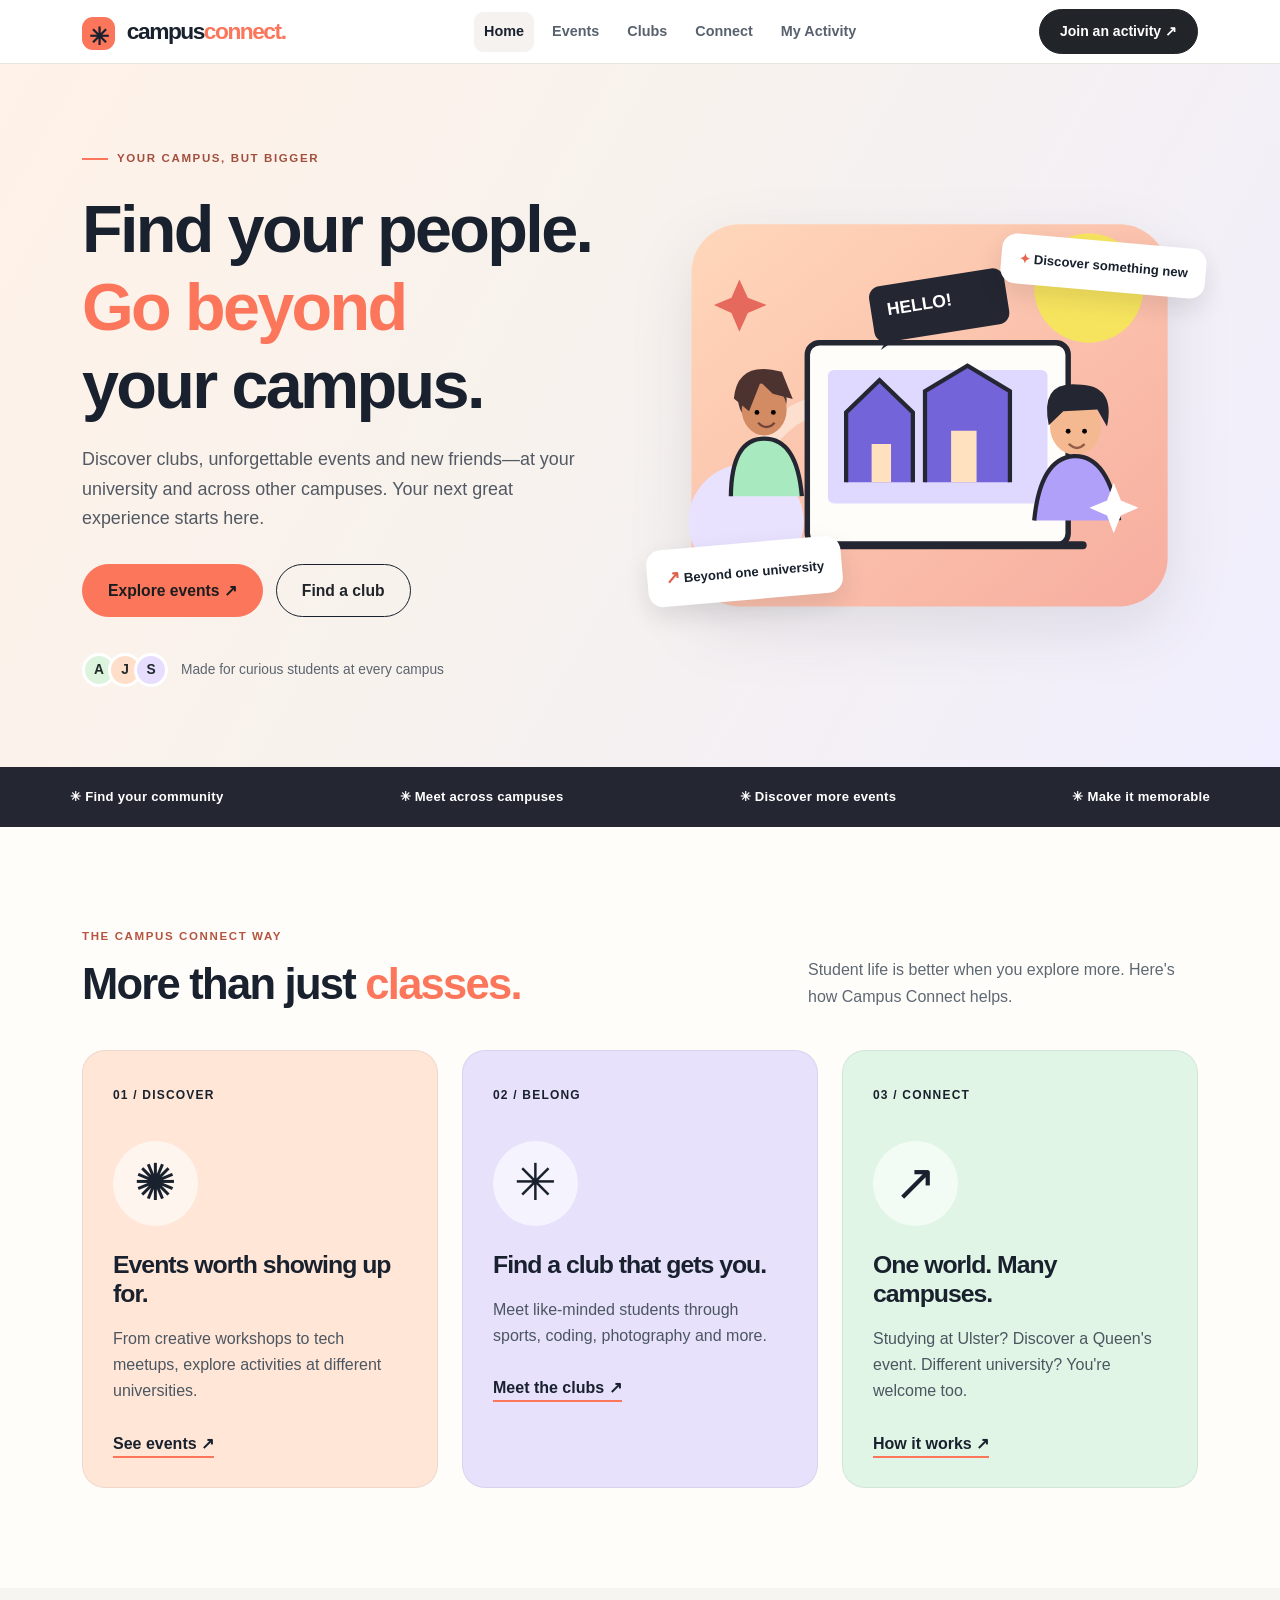
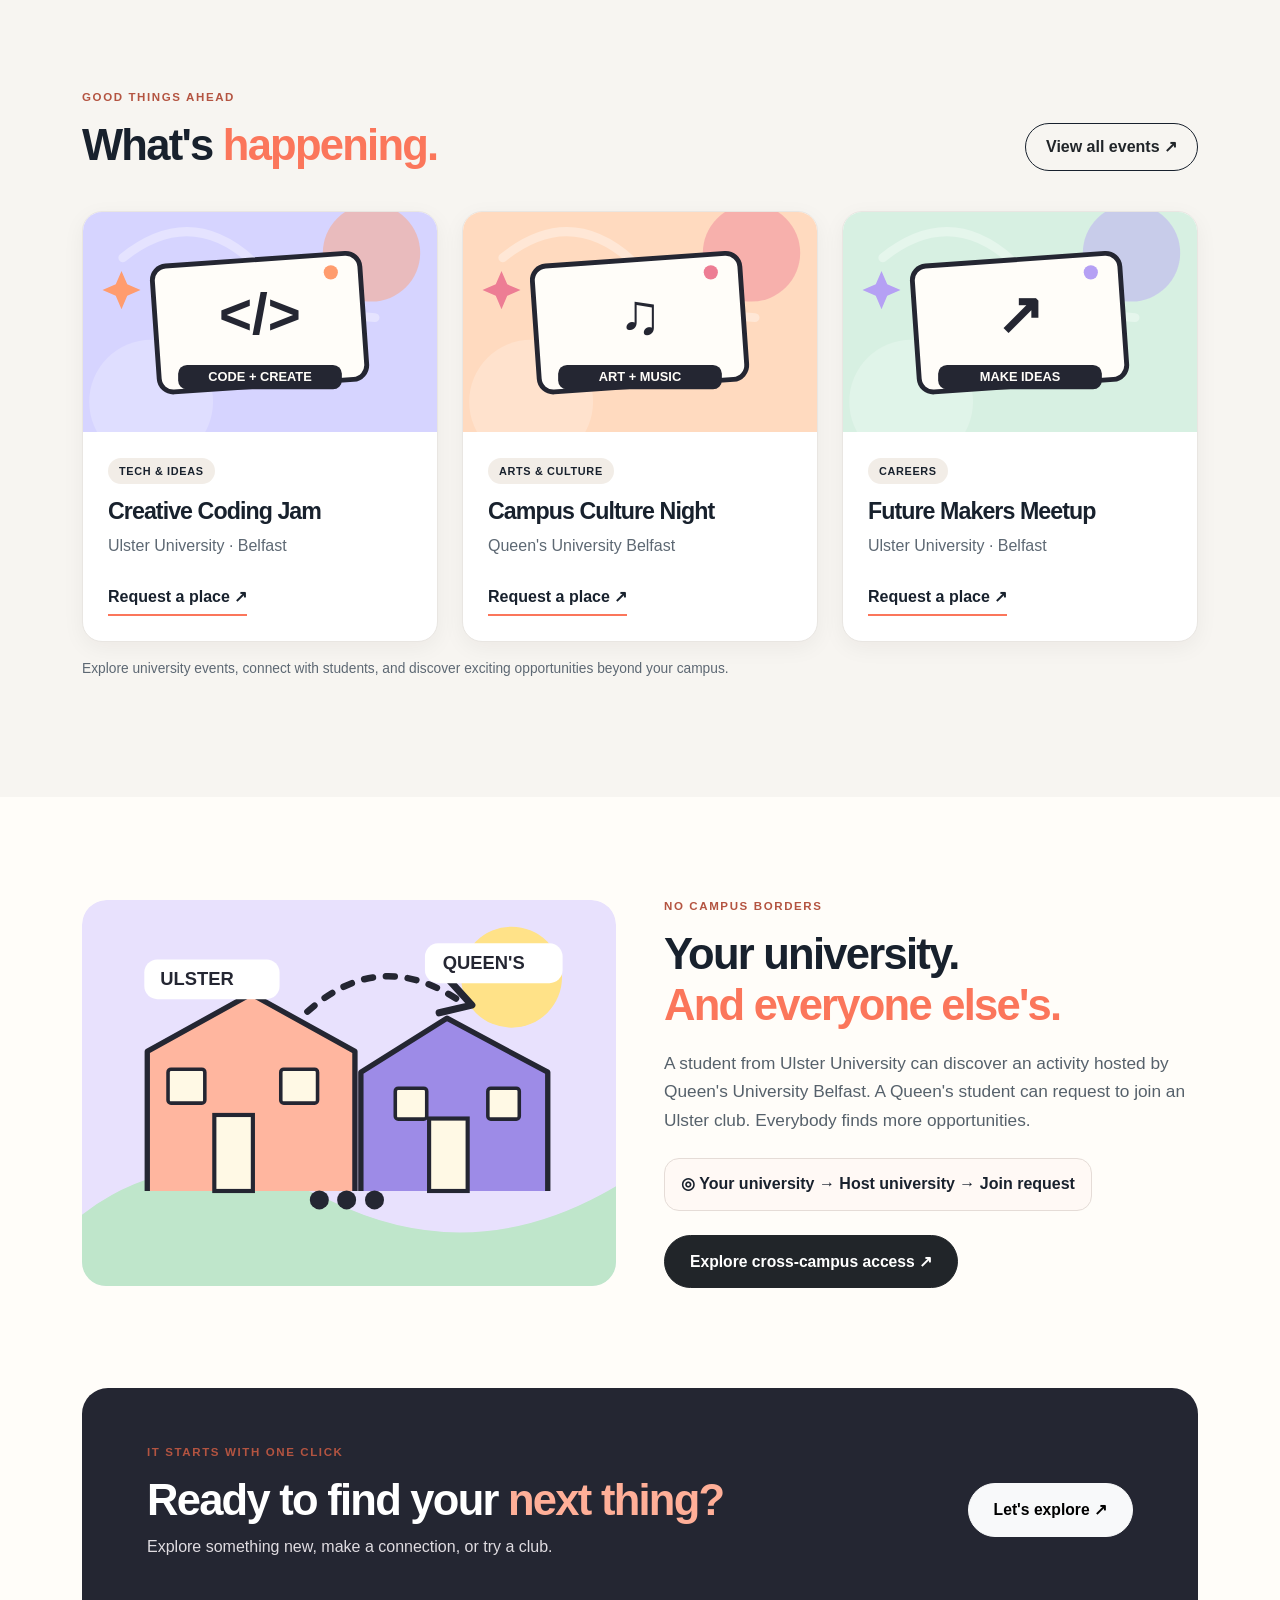
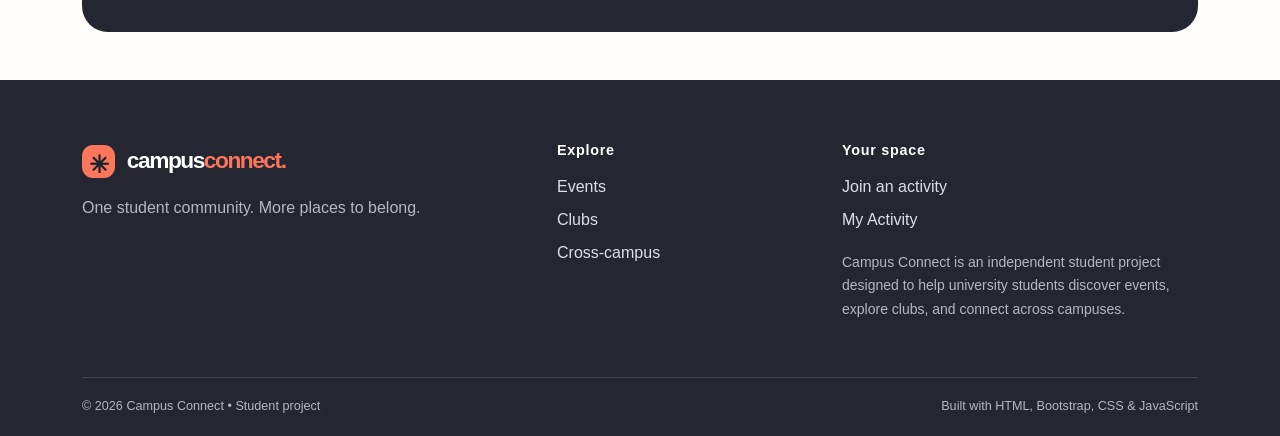
<file: index.html>
<!DOCTYPE html>
<html lang="en">
<head>
    <meta charset="UTF-8">
    <meta name="viewport" content="width=device-width, initial-scale=1.0">
    <meta name="description" content="Campus Connect helps students discover events, clubs and connections across universities.">
    <title>Home | Campus Connect</title>
    <link href="https://cdn.jsdelivr.net/npm/bootstrap@5.3.3/dist/css/bootstrap.min.css" rel="stylesheet">
    <link rel="icon" type="image/svg+xml" href="images/favicon.svg">
    <link rel="stylesheet" href="css/style.css">
    <script src="js/script.js" defer></script>
</head>
<body data-page="index">
    <a class="skip-link" href="#main">Skip to main content</a>
    <header class="site-header">
        <nav class="navbar navbar-expand-lg" aria-label="Main navigation">
            <div class="container nav-wrap">
                <a class="navbar-brand brand" href="index.html" aria-label="Campus Connect home"><span class="brand-mark" aria-hidden="true">✳</span> campus<span>connect</span><span class="brand-dot">.</span></a>
                <div class="nav-links" aria-label="Site pages">
                    <a class="nav-link active" href="index.html" aria-current="page">Home</a>
<a class="nav-link " href="events.html" >Events</a>
<a class="nav-link " href="clubs.html" >Clubs</a>
<a class="nav-link " href="connect.html" >Connect</a>
<a class="nav-link " href="dashboard.html" >My Activity</a>
                </div>
                <a href="register.html" class="btn btn-dark btn-sm nav-join">Join an activity <span aria-hidden="true">↗</span></a>
            </div>
        </nav>
    </header>
    <main id="main">

        <section class="hero-home">
            <div class="container">
                <div class="row align-items-center gy-5">
                    <div class="col-lg-6">
                        <div class="eyebrow"><span class="eyebrow-line"></span> YOUR CAMPUS, BUT BIGGER</div>
                        <h1>Find your people.<br><em>Go beyond</em><br>your campus.</h1>
                        <p class="hero-description">Discover clubs, unforgettable events and new friends—at your university and across other campuses. Your next great experience starts here.</p>
                        <div class="hero-actions"><a href="events.html" class="btn btn-accent btn-lg">Explore events <span aria-hidden="true">↗</span></a><a href="clubs.html" class="btn btn-outline-dark btn-lg">Find a club</a></div>
                        <div class="trust-line"><span class="avatar-stack" aria-hidden="true"><b>A</b><b>J</b><b>S</b></span><span>Made for curious students at every campus</span></div>
                    </div>
                    <div class="col-lg-6">
                        <div class="hero-art">
                            <img src="images/hero-campus.svg" class="img-fluid hero-illustration" alt="Colourful illustration of students connecting around university events">
                            <div class="float-card float-card-top"><span>✦</span> Discover something new</div>
                            <div class="float-card float-card-bottom"><span class="float-circle">↗</span> Beyond one university</div>
                        </div>
                    </div>
                </div>
            </div>
        </section>
        <section class="ticker" aria-label="Campus Connect features"><div class="container ticker-items"><span>✳ Find your community</span><span>✳ Meet across campuses</span><span>✳ Discover more events</span><span>✳ Make it memorable</span></div></section>
        <section class="section-space" aria-labelledby="how-heading">
            <div class="container">
                <div class="section-top"><div><p class="kicker">THE CAMPUS CONNECT WAY</p><h2 id="how-heading">More than just <em>classes.</em></h2></div><p>Student life is better when you explore more. Here's how Campus Connect helps.</p></div>
                <div class="row g-4">
                    <div class="col-md-4"><article class="step-card step-peach h-100"><div class="step-number">01 / DISCOVER</div><div class="step-emoji" aria-hidden="true">✺</div><h3>Events worth showing up for.</h3><p>From creative workshops to tech meetups, explore activities at different universities.</p><a href="events.html" class="text-arrow">See events ↗</a></article></div>
                    <div class="col-md-4"><article class="step-card step-lilac h-100"><div class="step-number">02 / BELONG</div><div class="step-emoji" aria-hidden="true">✳</div><h3>Find a club that gets you.</h3><p>Meet like-minded students through sports, coding, photography and more.</p><a href="clubs.html" class="text-arrow">Meet the clubs ↗</a></article></div>
                    <div class="col-md-4"><article class="step-card step-mint h-100"><div class="step-number">03 / CONNECT</div><div class="step-emoji" aria-hidden="true">↗</div><h3>One world. Many campuses.</h3><p>Studying at Ulster? Discover a Queen's event. Different university? You're welcome too.</p><a href="connect.html" class="text-arrow">How it works ↗</a></article></div>
                </div>
            </div>
        </section>
        <section class="section-space section-soft" aria-labelledby="featured-heading">
            <div class="container">
                <div class="section-top"><div><p class="kicker">GOOD THINGS AHEAD</p><h2 id="featured-heading">What's <em>happening.</em></h2></div><a class="btn btn-outline-dark" href="events.html">View all events ↗</a></div>
                <div class="row g-4">
                    <div class="col-md-4"><article class="preview-card h-100"><img src="images/event-tech.svg" alt="Illustrated computer and creative technology shapes"><div class="preview-body"><span class="tag">TECH & IDEAS</span><h3>Creative Coding Jam</h3><p>Ulster University · Belfast</p><a href="register.html?type=event&id=creative-coding-jam" class="text-arrow">Request a place ↗</a></div></article></div>
                    <div class="col-md-4"><article class="preview-card h-100"><img src="images/event-culture.svg" alt="Colourful illustrated music and art stage"><div class="preview-body"><span class="tag">ARTS & CULTURE</span><h3>Campus Culture Night</h3><p>Queen's University Belfast</p><a href="register.html?type=event&id=campus-culture-night" class="text-arrow">Request a place ↗</a></div></article></div>
                    <div class="col-md-4"><article class="preview-card h-100"><img src="images/event-careers.svg" alt="Illustrated career planning board and notebook"><div class="preview-body"><span class="tag">CAREERS</span><h3>Future Makers Meetup</h3><p>Ulster University · Belfast</p><a href="register.html?type=event&id=future-makers-meetup" class="text-arrow">Request a place ↗</a></div></article></div>
                </div>
                <p class="sample-note mt-3">Explore university events, connect with students, and discover exciting opportunities beyond your campus.</p>
            </div>
        </section>
        <section class="section-space" aria-labelledby="cross-heading">
            <div class="container"><div class="row g-5 align-items-center"><div class="col-lg-6"><img class="img-fluid rounded-art" src="images/cross-campus.svg" alt="Illustration of two connected university buildings"></div><div class="col-lg-6"><p class="kicker">NO CAMPUS BORDERS</p><h2 id="cross-heading">Your university.<br><em>And everyone else's.</em></h2><p class="lead-copy">A student from Ulster University can discover an activity hosted by Queen's University Belfast. A Queen's student can request to join an Ulster club. Everybody finds more opportunities.</p><div class="info-pill">◎ Your university → Host university → Join request</div><div class="mt-4"><a href="connect.html" class="btn btn-dark btn-lg">Explore cross-campus access ↗</a></div></div></div></div>
        </section>
        <section class="container pb-5"><div class="cta-panel"><div><p class="kicker">IT STARTS WITH ONE CLICK</p><h2>Ready to find your <em>next thing?</em></h2><p>Explore something new, make a connection, or try a club.</p></div><a href="events.html" class="btn btn-light btn-lg">Let's explore ↗</a></div></section>

    </main>
    <footer class="site-footer">
        <div class="container">
            <div class="row g-4 align-items-start">
                <div class="col-lg-5">
                    <a class="brand footer-brand" href="index.html"><span class="brand-mark" aria-hidden="true">✳</span> campus<span>connect</span><span class="brand-dot">.</span></a>
                    <p class="footer-copy mt-3">One student community. More places to belong.</p>
                </div>
                <div class="col-6 col-lg-3">
                    <h3 class="footer-heading">Explore</h3>
                    <a href="events.html">Events</a><a href="clubs.html">Clubs</a><a href="connect.html">Cross-campus</a>
                </div>
                <div class="col-6 col-lg-4">
                    <h3 class="footer-heading">Your space</h3>
                    <a href="register.html">Join an activity</a><a href="dashboard.html">My Activity</a>
                    <p class="small footer-note">Campus Connect is an independent student project designed to help university students discover events, explore clubs, and connect across campuses.</p>
                </div>
            </div>
            <div class="footer-bottom"><span>© 2026 Campus Connect • Student project</span><span>Built with HTML, Bootstrap, CSS & JavaScript</span></div>
        </div>
    </footer>
</body>
</html>
</file>
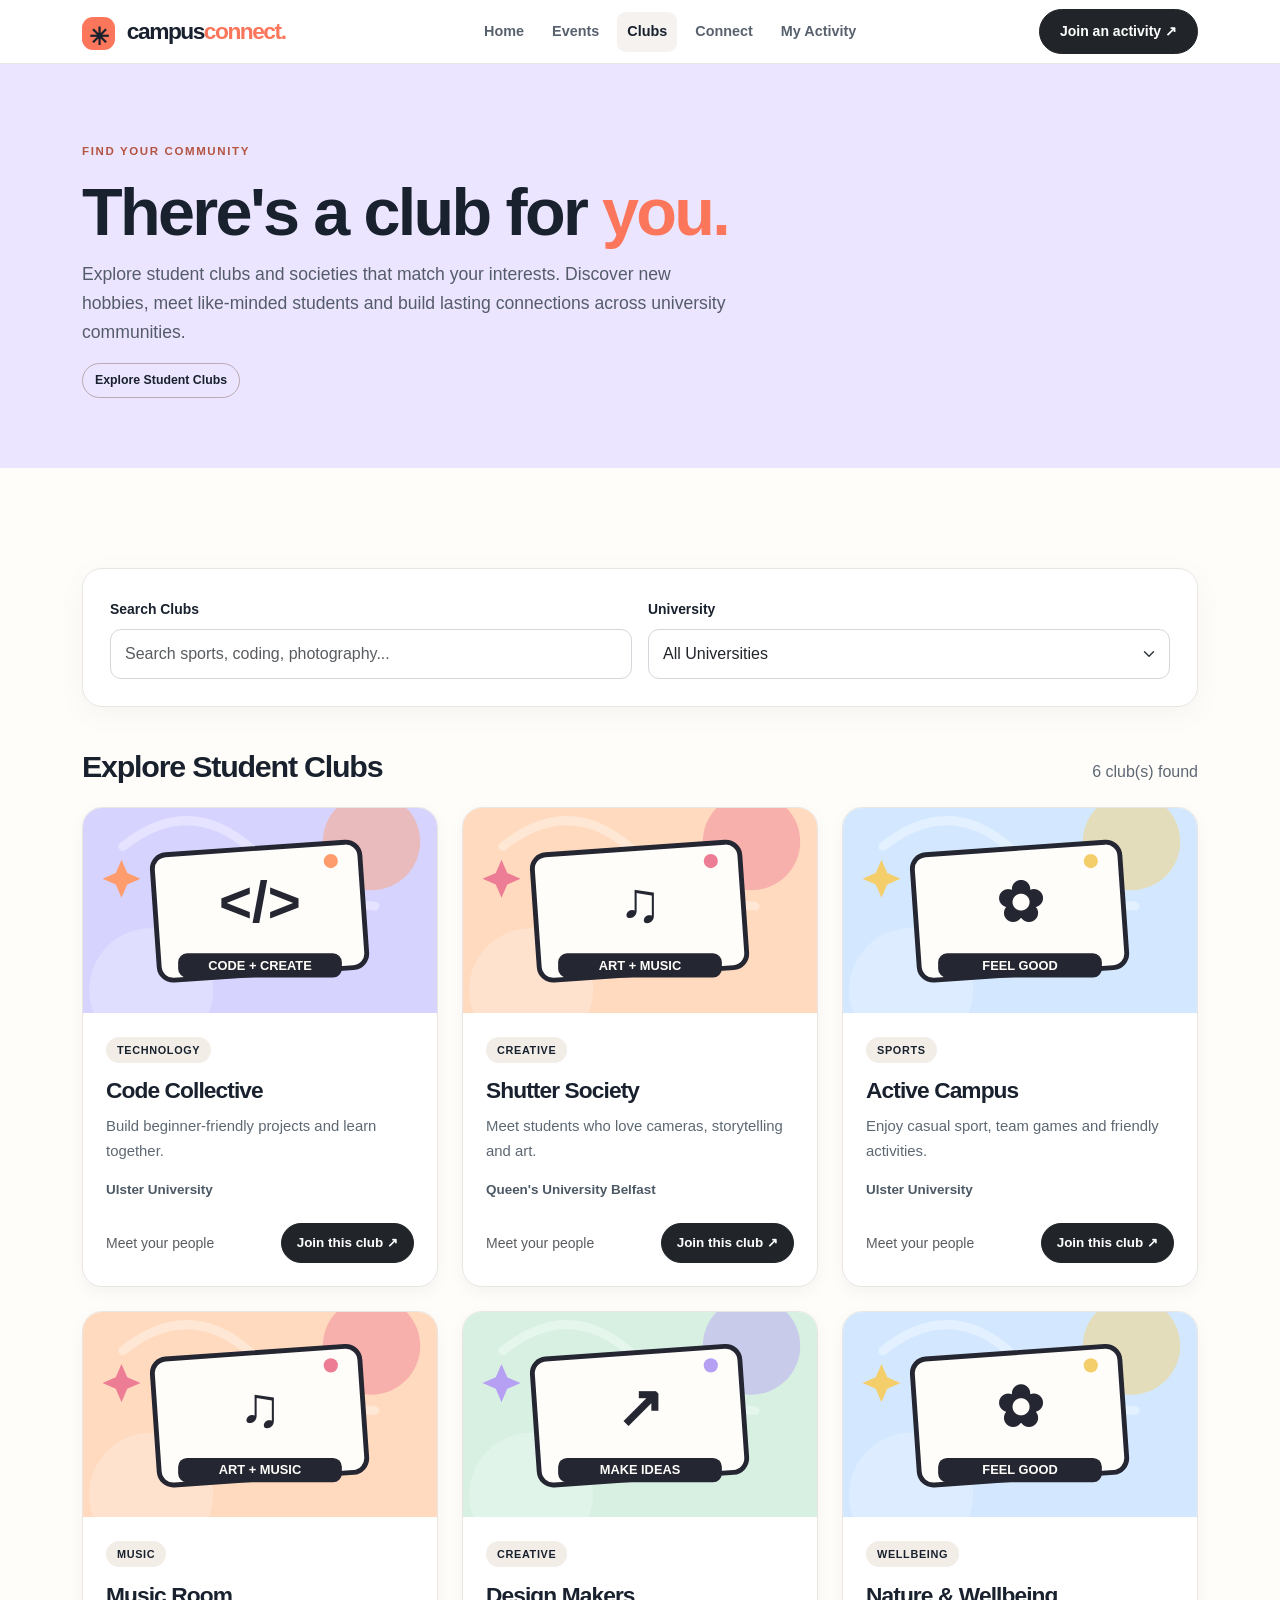
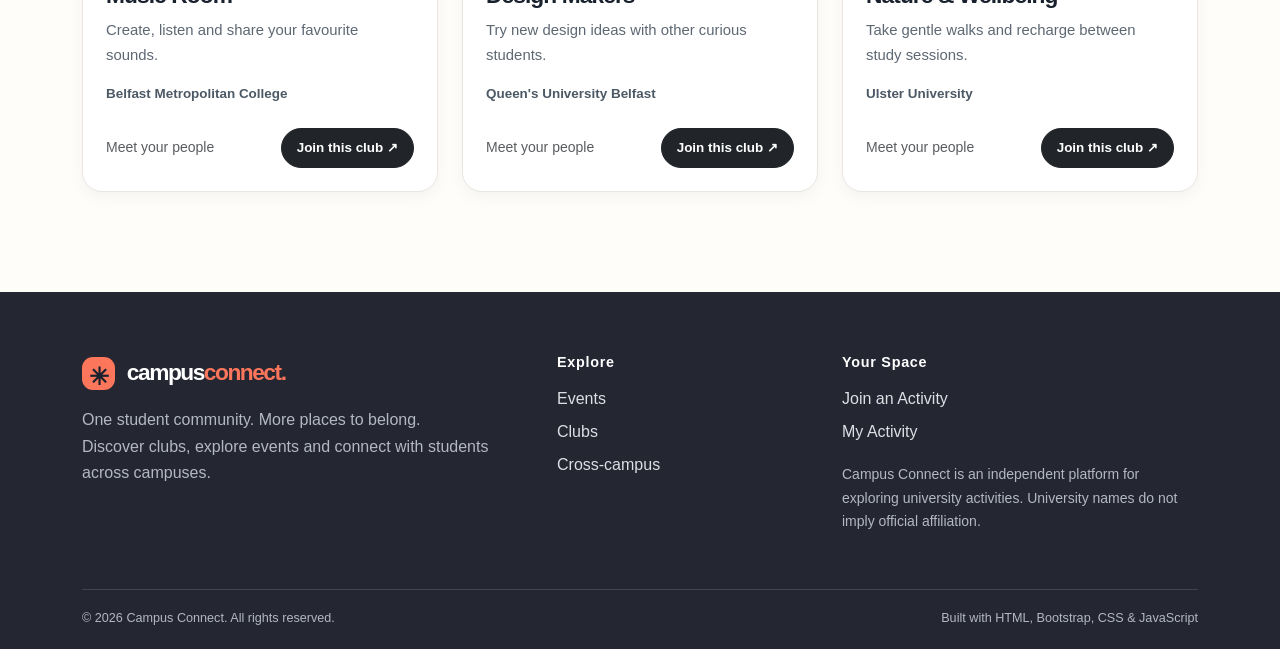
<file: clubs.html>
<!DOCTYPE html>
<html lang="en">

<head>
    <meta charset="UTF-8">
    <meta name="viewport" content="width=device-width, initial-scale=1.0">

    <meta name="description" content="Explore student clubs and societies across universities with Campus Connect.">

    <title>Explore Clubs | Campus Connect</title>

    <!-- Bootstrap CSS -->
    <link href="https://cdn.jsdelivr.net/npm/bootstrap@5.3.3/dist/css/bootstrap.min.css" rel="stylesheet">

    <!-- Favicon -->
    <link rel="icon" type="image/svg+xml" href="images/favicon.svg">

    <!-- Custom CSS -->
    <link rel="stylesheet" href="css/style.css">

    <!-- JavaScript -->
    <script src="js/script.js" defer></script>
</head>

<body data-page="clubs">

    <a class="skip-link" href="#main">Skip to main content</a>

    <!-- Navigation -->
    <header class="site-header">

        <nav class="navbar navbar-expand-lg" aria-label="Main navigation">

            <div class="container nav-wrap">

                <a class="navbar-brand brand" href="index.html" aria-label="Campus Connect home">
                    <span class="brand-mark" aria-hidden="true">✳</span>
                    campus<span>connect</span><span class="brand-dot">.</span>
                </a>

                <div class="nav-links" aria-label="Site pages">
                    <a class="nav-link" href="index.html">Home</a>
                    <a class="nav-link" href="events.html">Events</a>
                    <a class="nav-link active" href="clubs.html" aria-current="page">Clubs</a>
                    <a class="nav-link" href="connect.html">Connect</a>
                    <a class="nav-link" href="dashboard.html">My Activity</a>
                </div>

                <a href="register.html" class="btn btn-dark btn-sm nav-join">
                    Join an activity
                    <span aria-hidden="true">↗</span>
                </a>

            </div>

        </nav>

    </header>

    <main id="main">

        <!-- Clubs Hero -->
        <section class="page-hero page-hero-lilac">

            <div class="container">

                <p class="kicker">
                    FIND YOUR COMMUNITY
                </p>

                <h1>
                    There's a club for <em>you.</em>
                </h1>

                <p>
                    Explore student clubs and societies that
                    match your interests. Discover new hobbies,
                    meet like-minded students and build lasting
                    connections across university communities.
                </p>

                <div class="small-label">
                    Explore Student Clubs
                </div>

            </div>

        </section>

        <!-- Clubs Section -->
        <section class="section-space">

            <div class="container">

                <!-- Search and Filter -->
                <div class="filter-panel">

                    <div class="row g-3 align-items-end">

                        <!-- Search Clubs -->
                        <div class="col-lg-6">

                            <label class="form-label" for="clubSearch">
                                Search Clubs
                            </label>

                            <input
                                id="clubSearch"
                                type="search"
                                class="form-control"
                                placeholder="Search sports, coding, photography..."
                            >

                        </div>

                        <!-- University Filter -->
                        <div class="col-lg-6">

                            <label class="form-label" for="clubUniversity">
                                University
                            </label>

                            <select class="form-select" id="clubUniversity">

                                <option value="all">
                                    All Universities
                                </option>

                                <option value="Ulster University">
                                    Ulster University
                                </option>

                                <option value="Queen's University Belfast">
                                    Queen's University Belfast
                                </option>

                                <option value="Belfast Metropolitan College">
                                    Belfast Metropolitan College
                                </option>

                            </select>

                        </div>

                    </div>

                </div>

                <!-- Results -->
                <div class="results-line">

                    <h2>
                        Explore Student Clubs
                    </h2>

                    <p id="clubCount" aria-live="polite">
                        Loading clubs…
                    </p>

                </div>

                <!-- Dynamic Clubs -->
                <div
                    id="clubGrid"
                    class="row g-4"
                    aria-live="polite"
                ></div>

                <!-- Empty State -->
                <div id="clubEmpty" class="empty-state d-none">

                    <h3>
                        No Clubs Found
                    </h3>

                    <p>
                        We couldn't find any clubs matching your search.
                        Try another keyword or choose a different university.
                    </p>

                    <button
                        id="resetClubFilters"
                        class="btn btn-dark"
                        type="button"
                    >
                        Clear Filters
                    </button>

                </div>

            </div>

        </section>

    </main>

    <!-- Footer -->
    <footer class="site-footer">

        <div class="container">

            <div class="row g-4 align-items-start">

                <div class="col-lg-5">

                    <a class="brand footer-brand" href="index.html">
                        <span class="brand-mark" aria-hidden="true">✳</span>
                        campus<span>connect</span><span class="brand-dot">.</span>
                    </a>

                    <p class="footer-copy mt-3">
                        One student community. More places to belong.
                        <br>
                        Discover clubs, explore events and connect
                        with students across campuses.
                    </p>

                </div>

                <div class="col-6 col-lg-3">

                    <h3 class="footer-heading">
                        Explore
                    </h3>

                    <a href="events.html">Events</a>
                    <a href="clubs.html">Clubs</a>
                    <a href="connect.html">Cross-campus</a>

                </div>

                <div class="col-6 col-lg-4">

                    <h3 class="footer-heading">
                        Your Space
                    </h3>

                    <a href="register.html">Join an Activity</a>
                    <a href="dashboard.html">My Activity</a>

                    <p class="small footer-note">
                        Campus Connect is an independent platform
                        for exploring university activities.
                        University names do not imply official affiliation.
                    </p>

                </div>

            </div>

            <div class="footer-bottom">

                <span>
                    &copy; 2026 Campus Connect. All rights reserved.
                </span>

                <span>
                    Built with HTML, Bootstrap, CSS & JavaScript
                </span>

            </div>

        </div>

    </footer>

</body>
</html>
</file>
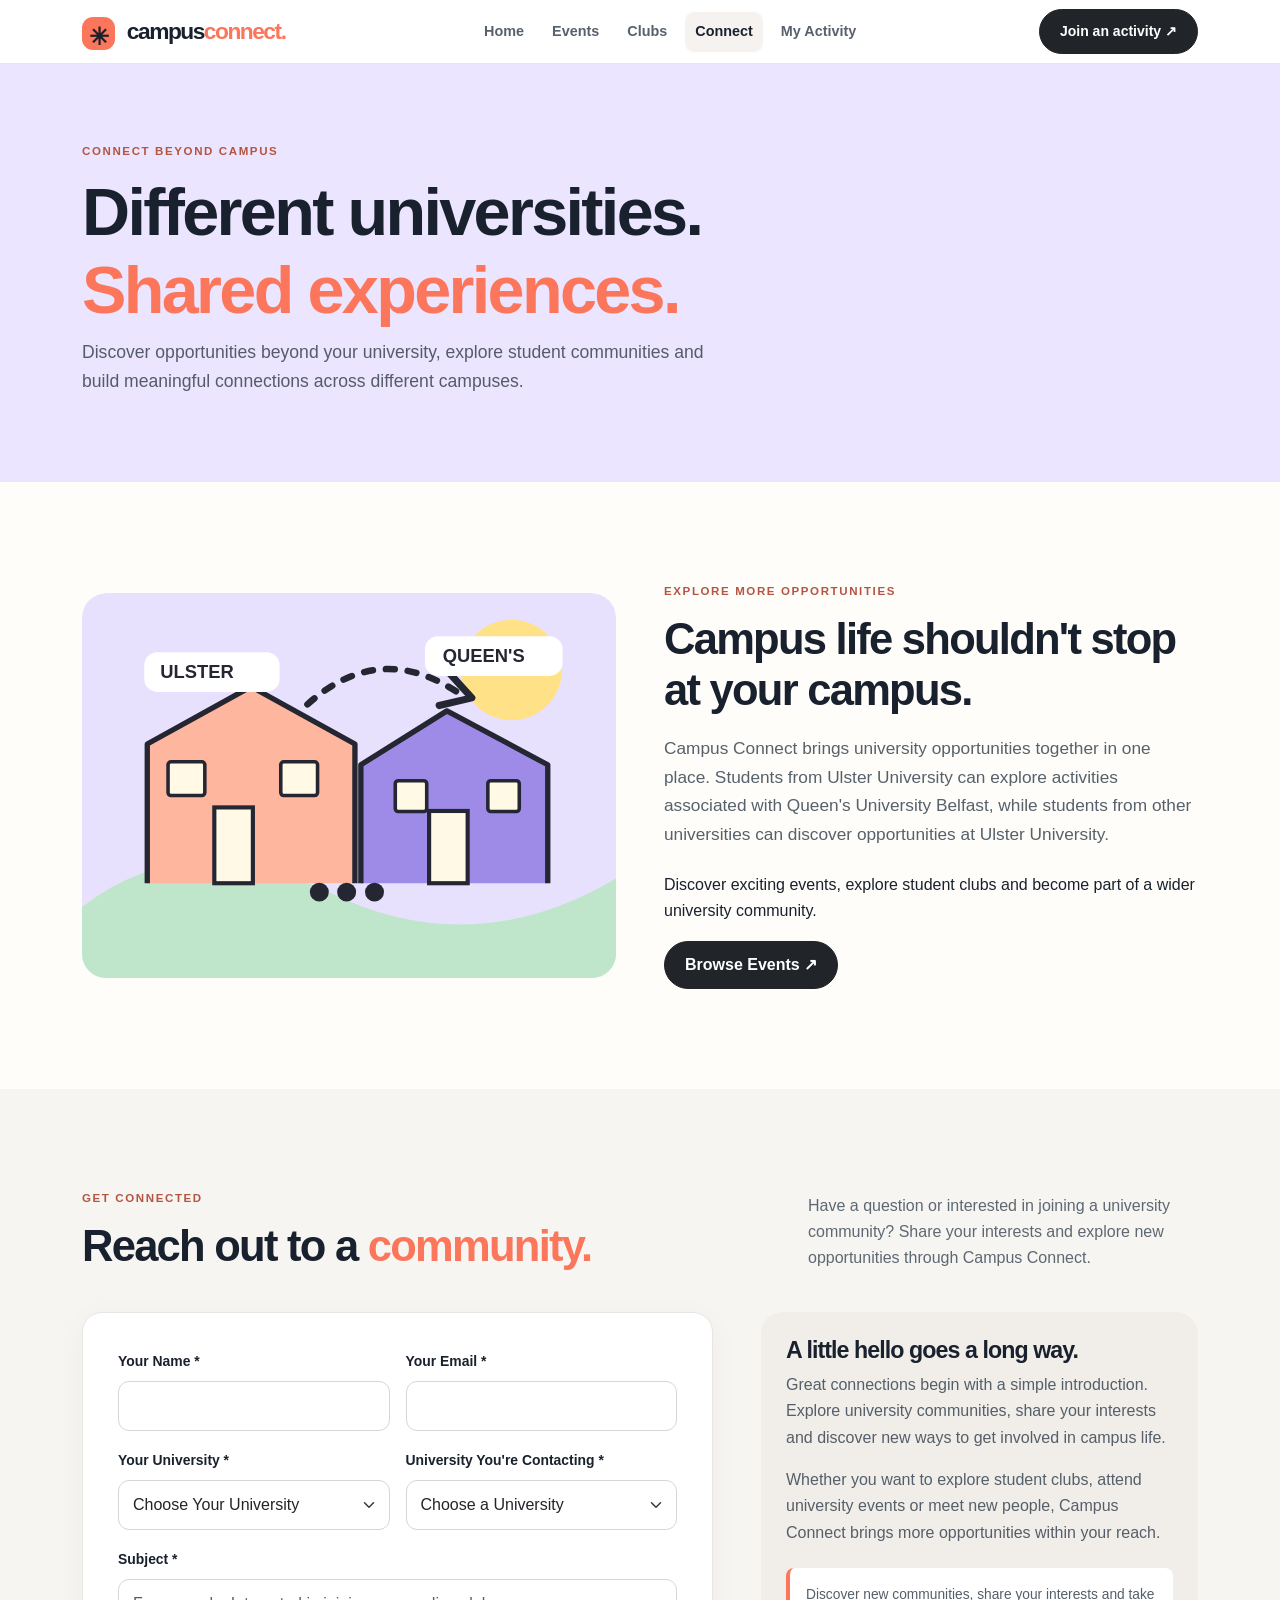
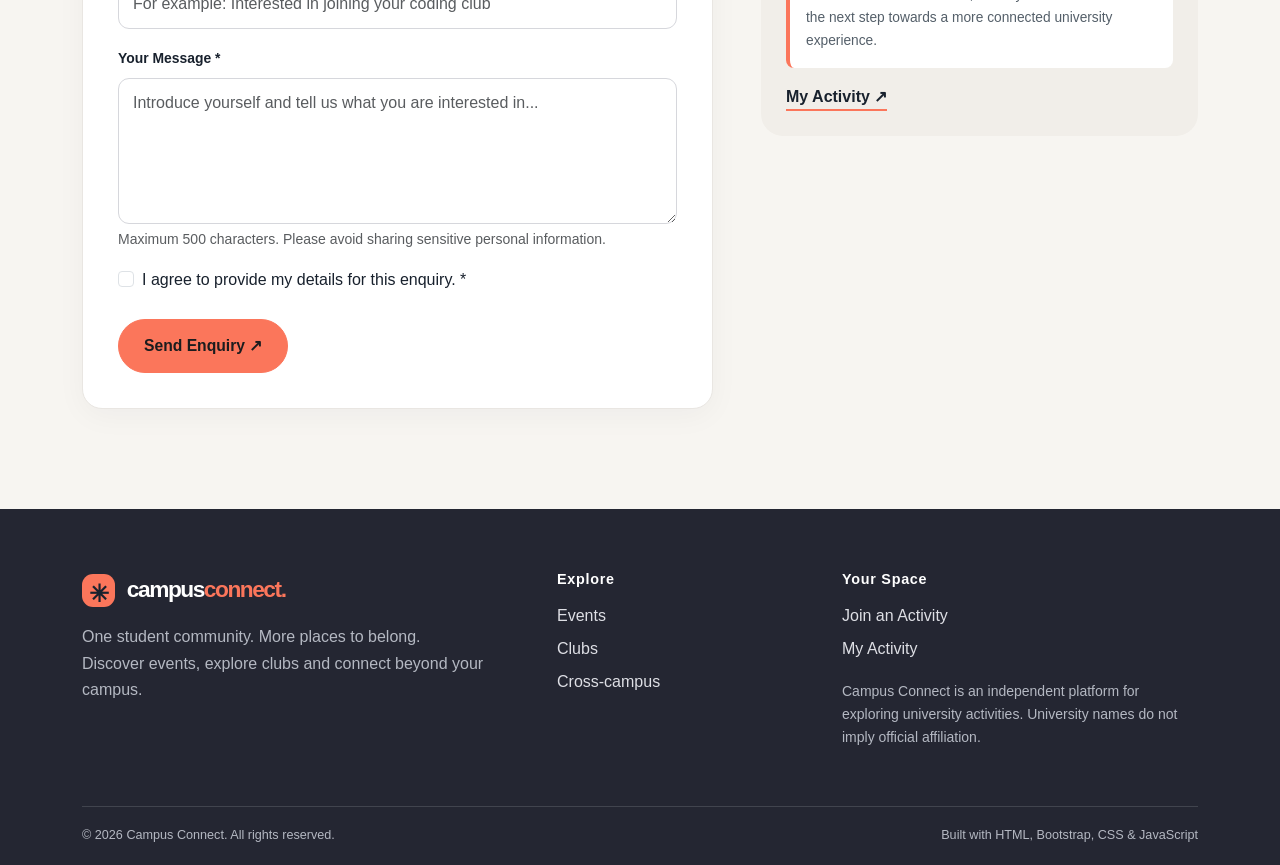
<file: connect.html>
<!DOCTYPE html>
<html lang="en">

<head>
    <meta charset="UTF-8">
    <meta name="viewport" content="width=device-width, initial-scale=1.0">

    <meta name="description" content="Connect with university student communities and discover cross-campus opportunities.">

    <title>Cross-Campus Connect | Campus Connect</title>

    <!-- Bootstrap CSS -->
    <link href="https://cdn.jsdelivr.net/npm/bootstrap@5.3.3/dist/css/bootstrap.min.css" rel="stylesheet">

    <!-- Favicon -->
    <link rel="icon" type="image/svg+xml" href="images/favicon.svg">

    <!-- Custom CSS -->
    <link rel="stylesheet" href="css/style.css">

    <!-- JavaScript -->
    <script src="js/script.js" defer></script>

</head>

<body data-page="connect">

    <a class="skip-link" href="#main">Skip to main content</a>

    <!-- Navigation Bar -->
    <header class="site-header">

        <nav class="navbar navbar-expand-lg" aria-label="Main navigation">

            <div class="container nav-wrap">

                <a class="navbar-brand brand" href="index.html" aria-label="Campus Connect home">
                    <span class="brand-mark" aria-hidden="true">✳</span>
                    campus<span>connect</span><span class="brand-dot">.</span>
                </a>

                <div class="nav-links" aria-label="Site pages">

                    <a class="nav-link" href="index.html">Home</a>

                    <a class="nav-link" href="events.html">Events</a>

                    <a class="nav-link" href="clubs.html">Clubs</a>

                    <a class="nav-link active" href="connect.html" aria-current="page">
                        Connect
                    </a>

                    <a class="nav-link" href="dashboard.html">My Activity</a>

                </div>

                <a href="register.html" class="btn btn-dark btn-sm nav-join">
                    Join an activity
                    <span aria-hidden="true">↗</span>
                </a>

            </div>

        </nav>

    </header>

    <!-- Main Content -->
    <main id="main">

        <!-- Hero Section -->
        <section class="page-hero page-hero-lilac">

            <div class="container">

                <p class="kicker">
                    CONNECT BEYOND CAMPUS
                </p>

                <h1>
                    Different universities.<br>
                    <em>Shared experiences.</em>
                </h1>

                <p>
                    Discover opportunities beyond your university,
                    explore student communities and build meaningful
                    connections across different campuses.
                </p>

            </div>

        </section>

        <!-- Cross-Campus Information -->
        <section class="section-space">

            <div class="container">

                <div class="row align-items-center g-5">

                    <div class="col-lg-6">

                        <img
                            class="img-fluid rounded-art"
                            src="images/cross-campus.svg"
                            alt="Illustration of university campuses connected together"
                        >

                    </div>

                    <div class="col-lg-6">

                        <p class="kicker">
                            EXPLORE MORE OPPORTUNITIES
                        </p>

                        <h2>
                            Campus life shouldn't stop at your campus.
                        </h2>

                        <p class="lead-copy">
                            Campus Connect brings university opportunities
                            together in one place. Students from Ulster
                            University can explore activities associated
                            with Queen's University Belfast, while students
                            from other universities can discover
                            opportunities at Ulster University.
                        </p>

                        <p>
                            Discover exciting events, explore student
                            clubs and become part of a wider university
                            community.
                        </p>

                        <a class="btn btn-dark" href="events.html">
                            Browse Events ↗
                        </a>

                    </div>

                </div>

            </div>

        </section>

        <!-- Contact Section -->
        <section class="section-space section-soft">

            <div class="container">

                <div class="section-top">

                    <div>

                        <p class="kicker">
                            GET CONNECTED
                        </p>

                        <h2>
                            Reach out to a <em>community.</em>
                        </h2>

                    </div>

                    <p>
                        Have a question or interested in joining
                        a university community? Share your interests
                        and explore new opportunities through
                        Campus Connect.
                    </p>

                </div>

                <div class="row g-5">

                    <!-- Contact Form -->
                    <div class="col-lg-7">

                        <div class="form-panel">

                            <form id="contactForm" novalidate>

                                <div class="row g-3">

                                    <!-- Full Name -->
                                    <div class="col-md-6">

                                        <label for="contactName" class="form-label">
                                            Your Name *
                                        </label>

                                        <input
                                            id="contactName"
                                            class="form-control"
                                            type="text"
                                            maxlength="80"
                                            autocomplete="name"
                                            required
                                        >

                                        <div class="invalid-feedback">
                                            Please enter your full name.
                                        </div>

                                    </div>

                                    <!-- Email -->
                                    <div class="col-md-6">

                                        <label for="contactEmail" class="form-label">
                                            Your Email *
                                        </label>

                                        <input
                                            id="contactEmail"
                                            class="form-control"
                                            type="email"
                                            maxlength="120"
                                            autocomplete="email"
                                            required
                                        >

                                        <div class="invalid-feedback">
                                            Please enter a valid email address.
                                        </div>

                                    </div>

                                    <!-- Your University -->
                                    <div class="col-md-6">

                                        <label for="contactFrom" class="form-label">
                                            Your University *
                                        </label>

                                        <select
                                            id="contactFrom"
                                            class="form-select"
                                            required
                                        >

                                            <option value="">
                                                Choose Your University
                                            </option>

                                            <option>
                                                Ulster University
                                            </option>

                                            <option>
                                                Queen's University Belfast
                                            </option>

                                            <option>
                                                Belfast Metropolitan College
                                            </option>

                                            <option>
                                                Other university
                                            </option>

                                        </select>

                                        <div class="invalid-feedback">
                                            Please select your university.
                                        </div>

                                    </div>

                                    <!-- Destination University -->
                                    <div class="col-md-6">

                                        <label for="contactTo" class="form-label">
                                            University You're Contacting *
                                        </label>

                                        <select
                                            id="contactTo"
                                            class="form-select"
                                            required
                                        >

                                            <option value="">
                                                Choose a University
                                            </option>

                                            <option>
                                                Ulster University
                                            </option>

                                            <option>
                                                Queen's University Belfast
                                            </option>

                                            <option>
                                                Belfast Metropolitan College
                                            </option>

                                        </select>

                                        <div class="invalid-feedback">
                                            Please select a university.
                                        </div>

                                    </div>

                                    <!-- Subject -->
                                    <div class="col-12">

                                        <label for="contactSubject" class="form-label">
                                            Subject *
                                        </label>

                                        <input
                                            id="contactSubject"
                                            class="form-control"
                                            maxlength="100"
                                            type="text"
                                            placeholder="For example: Interested in joining your coding club"
                                            required
                                        >

                                        <div class="invalid-feedback">
                                            Please enter a subject.
                                        </div>

                                    </div>

                                    <!-- Message -->
                                    <div class="col-12">

                                        <label for="contactMessage" class="form-label">
                                            Your Message *
                                        </label>

                                        <textarea
                                            id="contactMessage"
                                            class="form-control"
                                            maxlength="500"
                                            rows="5"
                                            placeholder="Introduce yourself and tell us what you are interested in..."
                                            required
                                        ></textarea>

                                        <div class="invalid-feedback">
                                            Please write a message of at least 10 characters.
                                        </div>

                                        <div class="form-text">
                                            Maximum 500 characters.
                                            Please avoid sharing sensitive personal information.
                                        </div>

                                    </div>

                                    <!-- Confirmation -->
                                    <div class="col-12">

                                        <div class="form-check">

                                            <input
                                                class="form-check-input"
                                                id="contactConsent"
                                                type="checkbox"
                                                required
                                            >

                                            <label for="contactConsent" class="form-check-label">
                                                I agree to provide my details for this enquiry. *
                                            </label>

                                            <div class="invalid-feedback">
                                                Please confirm before continuing.
                                            </div>

                                        </div>

                                    </div>

                                </div>

                                <!-- Success and Error Message -->
                                <div
                                    id="contactAlert"
                                    class="alert d-none mt-4"
                                    aria-live="polite"
                                    role="status"
                                ></div>

                                <!-- Submit Button -->
                                <button
                                    class="btn btn-accent btn-lg mt-4"
                                    type="submit"
                                >
                                    Send Enquiry ↗
                                </button>

                            </form>

                        </div>

                    </div>

                    <!-- Information Panel -->
                    <div class="col-lg-5">

                        <div class="side-info">

                            <h3>
                                A little hello goes a long way.
                            </h3>

                            <p>
                                Great connections begin with a simple
                                introduction. Explore university communities,
                                share your interests and discover new ways
                                to get involved in campus life.
                            </p>

                            <p>
                                Whether you want to explore student clubs,
                                attend university events or meet new people,
                                Campus Connect brings more opportunities
                                within your reach.
                            </p>

                            <p class="note-box">
                                Discover new communities, share your
                                interests and take the next step towards
                                a more connected university experience.
                            </p>

                            <a class="text-arrow" href="dashboard.html">
                                My Activity ↗
                            </a>

                        </div>

                    </div>

                </div>

            </div>

        </section>

    </main>

    <!-- Footer -->
    <footer class="site-footer">

        <div class="container">

            <div class="row g-4 align-items-start">

                <!-- Brand -->
                <div class="col-lg-5">

                    <a class="brand footer-brand" href="index.html">

                        <span class="brand-mark" aria-hidden="true">✳</span>
                        campus<span>connect</span><span class="brand-dot">.</span>

                    </a>

                    <p class="footer-copy mt-3">
                        One student community. More places to belong.
                        <br>
                        Discover events, explore clubs and connect
                        beyond your campus.
                    </p>

                </div>

                <!-- Explore Links -->
                <div class="col-6 col-lg-3">

                    <h3 class="footer-heading">
                        Explore
                    </h3>

                    <a href="events.html">Events</a>

                    <a href="clubs.html">Clubs</a>

                    <a href="connect.html">Cross-campus</a>

                </div>

                <!-- Your Space -->
                <div class="col-6 col-lg-4">

                    <h3 class="footer-heading">
                        Your Space
                    </h3>

                    <a href="register.html">
                        Join an Activity
                    </a>

                    <a href="dashboard.html">
                        My Activity
                    </a>

                    <p class="small footer-note">
                        Campus Connect is an independent platform
                        for exploring university activities.
                        University names do not imply official affiliation.
                    </p>

                </div>

            </div>

            <!-- Footer Bottom -->
            <div class="footer-bottom">

                <span>
                    &copy; 2026 Campus Connect. All rights reserved.
                </span>

                <span>
                    Built with HTML, Bootstrap, CSS & JavaScript
                </span>

            </div>

        </div>

    </footer>

</body>
</html>
</file>
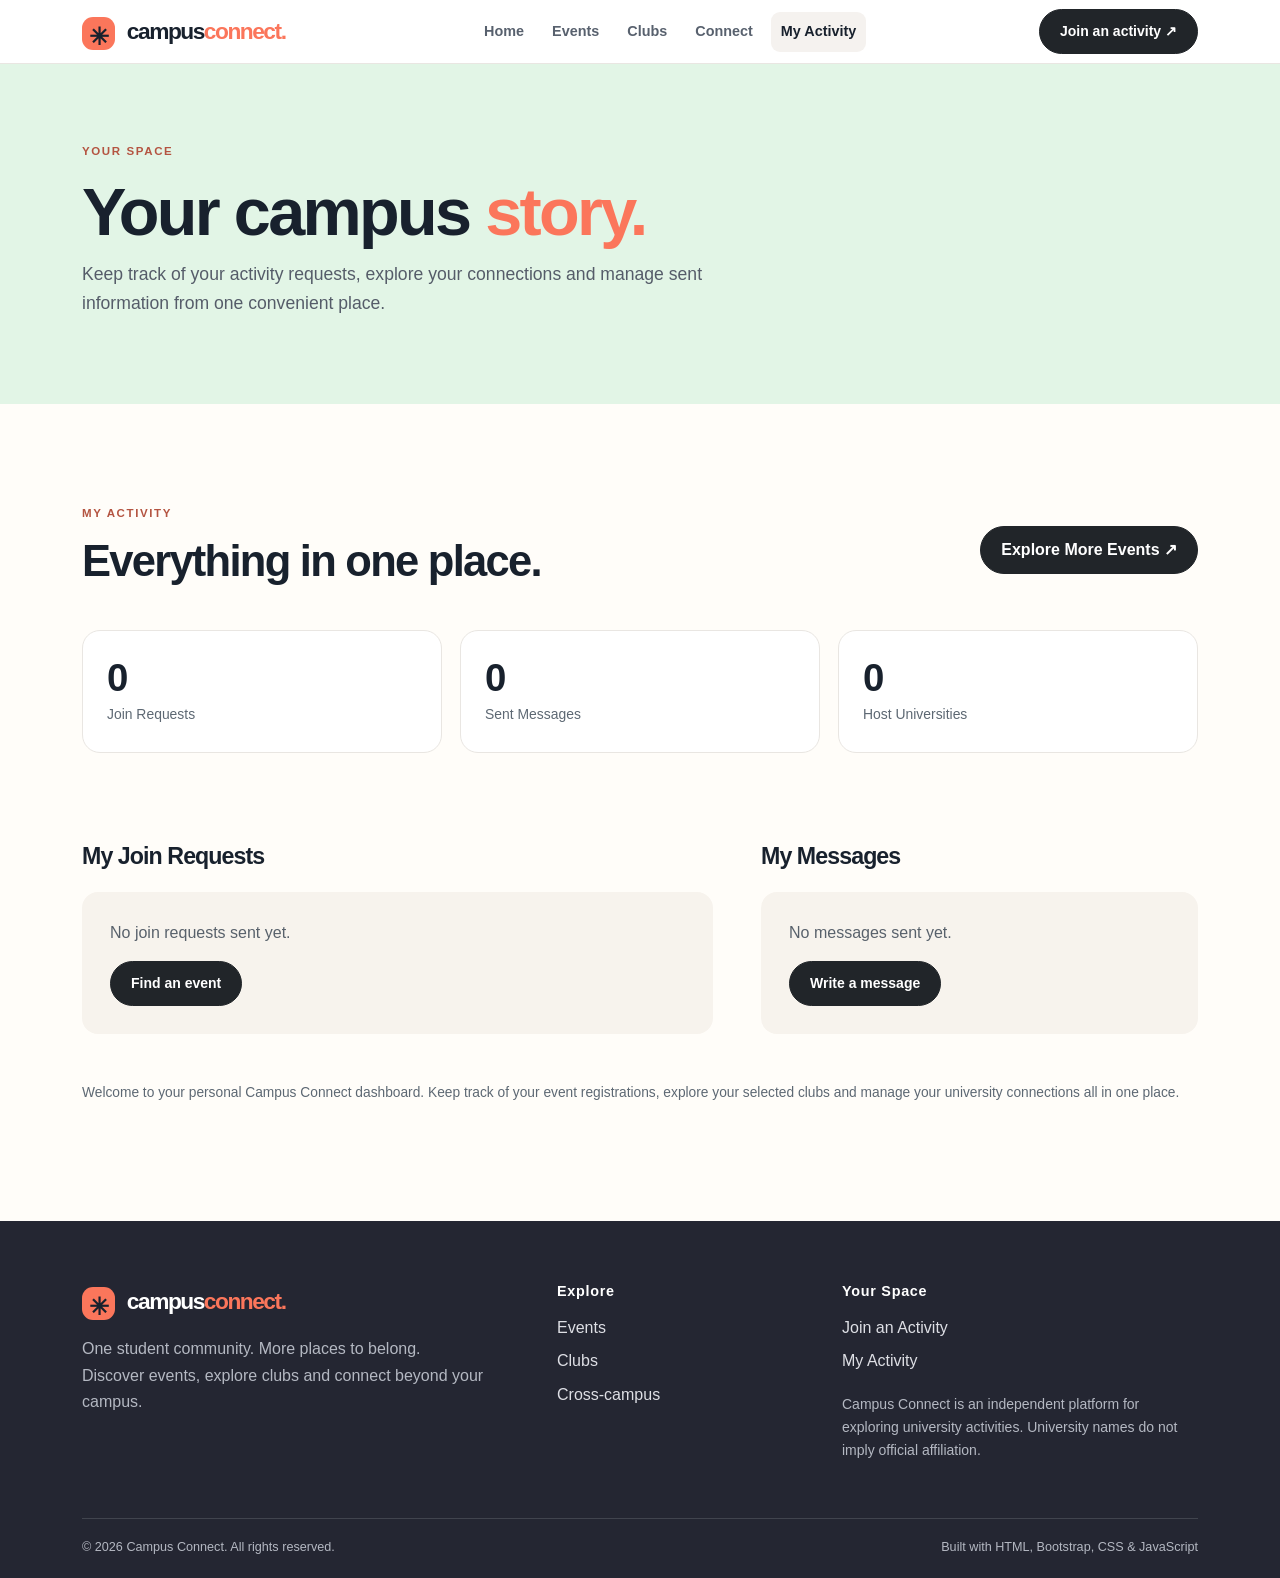
<file: dashboard.html>
<!DOCTYPE html>
<html lang="en">

<head>
    <meta charset="UTF-8">
    <meta name="viewport" content="width=device-width, initial-scale=1.0">

    <meta name="description" content="View and manage your sent event requests, student club activities and cross-campus messages.">

    <title>My Activity | Campus Connect</title>

    <!-- Bootstrap CSS -->
    <link href="https://cdn.jsdelivr.net/npm/bootstrap@5.3.3/dist/css/bootstrap.min.css" rel="stylesheet">

    <!-- Favicon -->
    <link rel="icon" type="image/svg+xml" href="images/favicon.svg">

    <!-- Custom CSS -->
    <link rel="stylesheet" href="css/style.css">

    <!-- JavaScript -->
    <script src="js/script.js" defer></script>
</head>

<body data-page="dashboard">

    <a class="skip-link" href="#main">Skip to main content</a>

    <!-- Navigation -->
    <header class="site-header">

        <nav class="navbar navbar-expand-lg" aria-label="Main navigation">

            <div class="container nav-wrap">

                <a class="navbar-brand brand" href="index.html" aria-label="Campus Connect home">
                    <span class="brand-mark" aria-hidden="true">✳</span>
                    campus<span>connect</span><span class="brand-dot">.</span>
                </a>

                <div class="nav-links" aria-label="Site pages">
                    <a class="nav-link" href="index.html">Home</a>
                    <a class="nav-link" href="events.html">Events</a>
                    <a class="nav-link" href="clubs.html">Clubs</a>
                    <a class="nav-link" href="connect.html">Connect</a>
                    <a class="nav-link active" href="dashboard.html" aria-current="page">My Activity</a>
                </div>

                <a href="register.html" class="btn btn-dark btn-sm nav-join">
                    Join an activity
                    <span aria-hidden="true">↗</span>
                </a>

            </div>

        </nav>

    </header>

    <main id="main">

        <!-- Dashboard Hero -->
        <section class="page-hero page-hero-mint">

            <div class="container">

                <p class="kicker">
                    YOUR SPACE
                </p>

                <h1>
                    Your campus <em>story.</em>
                </h1>

                <p>
                    Keep track of your activity requests,
                    explore your connections and manage
                    sent information from one convenient place.
                </p>

            </div>

        </section>

        <!-- Dashboard Section -->
        <section class="section-space">

            <div class="container">

                <!-- Dashboard Header -->
                <div class="dashboard-head">

                    <div>

                        <p class="kicker">
                            MY ACTIVITY
                        </p>

                        <h2>
                            Everything in one place.
                        </h2>

                    </div>

                    <a href="events.html" class="btn btn-dark">
                        Explore More Events ↗
                    </a>

                </div>

                <!-- Dashboard Statistics -->
                <div class="dashboard-stat-row">

                    <!-- Join Requests -->
                    <div class="mini-stat">

                        <strong id="totalJoins">
                            0
                        </strong>

                        <span>
                            Join Requests
                        </span>

                    </div>

                    <!-- Messages -->
                    <div class="mini-stat">

                        <strong id="totalMessages">
                            0
                        </strong>

                        <span>
                            Sent Messages
                        </span>

                    </div>

                    <!-- Universities -->
                    <div class="mini-stat">

                        <strong id="totalUniversities">
                            0
                        </strong>

                        <span>
                            Host Universities
                        </span>

                    </div>

                </div>

                <!-- Saved Activities -->
                <div class="row g-5">

                    <!-- Join Requests -->
                    <div class="col-lg-7">

                        <div class="results-line">

                            <h3>
                                My Join Requests
                            </h3>

                        </div>

                        <div
                            id="joinList"
                            class="stack-list"
                            aria-live="polite"
                        ></div>

                    </div>

                    <!-- Saved Messages -->
                    <div class="col-lg-5">

                        <div class="results-line">

                            <h3>
                                My Messages
                            </h3>

                        </div>

                        <div
                            id="messageList"
                            class="stack-list"
                            aria-live="polite"
                        ></div>

                    </div>

                </div>

                <!-- Dashboard Information -->
                <p class="sample-note mt-5">
                   Welcome to your personal Campus Connect dashboard.
                   Keep track of your event registrations,
                   explore your selected clubs and manage
                   your university connections all in one place.
                </p>

            </div>

        </section>

    </main>

    <!-- Footer -->
    <footer class="site-footer">

        <div class="container">

            <div class="row g-4 align-items-start">

                <div class="col-lg-5">

                    <a class="brand footer-brand" href="index.html">
                        <span class="brand-mark" aria-hidden="true">✳</span>
                        campus<span>connect</span><span class="brand-dot">.</span>
                    </a>

                    <p class="footer-copy mt-3">
                        One student community. More places to belong.
                        <br>
                        Discover events, explore clubs and connect
                        beyond your campus.
                    </p>

                </div>

                <div class="col-6 col-lg-3">

                    <h3 class="footer-heading">
                        Explore
                    </h3>

                    <a href="events.html">Events</a>
                    <a href="clubs.html">Clubs</a>
                    <a href="connect.html">Cross-campus</a>

                </div>

                <div class="col-6 col-lg-4">

                    <h3 class="footer-heading">
                        Your Space
                    </h3>

                    <a href="register.html">Join an Activity</a>
                    <a href="dashboard.html">My Activity</a>

                    <p class="small footer-note">
                        Campus Connect is an independent platform
                        for exploring university activities.
                        University names do not imply official affiliation.
                    </p>

                </div>

            </div>

            <div class="footer-bottom">

                <span>
                    &copy; 2026 Campus Connect. All rights reserved.
                </span>

                <span>
                    Built with HTML, Bootstrap, CSS & JavaScript
                </span>

            </div>

        </div>

    </footer>

</body>
</html>
</file>
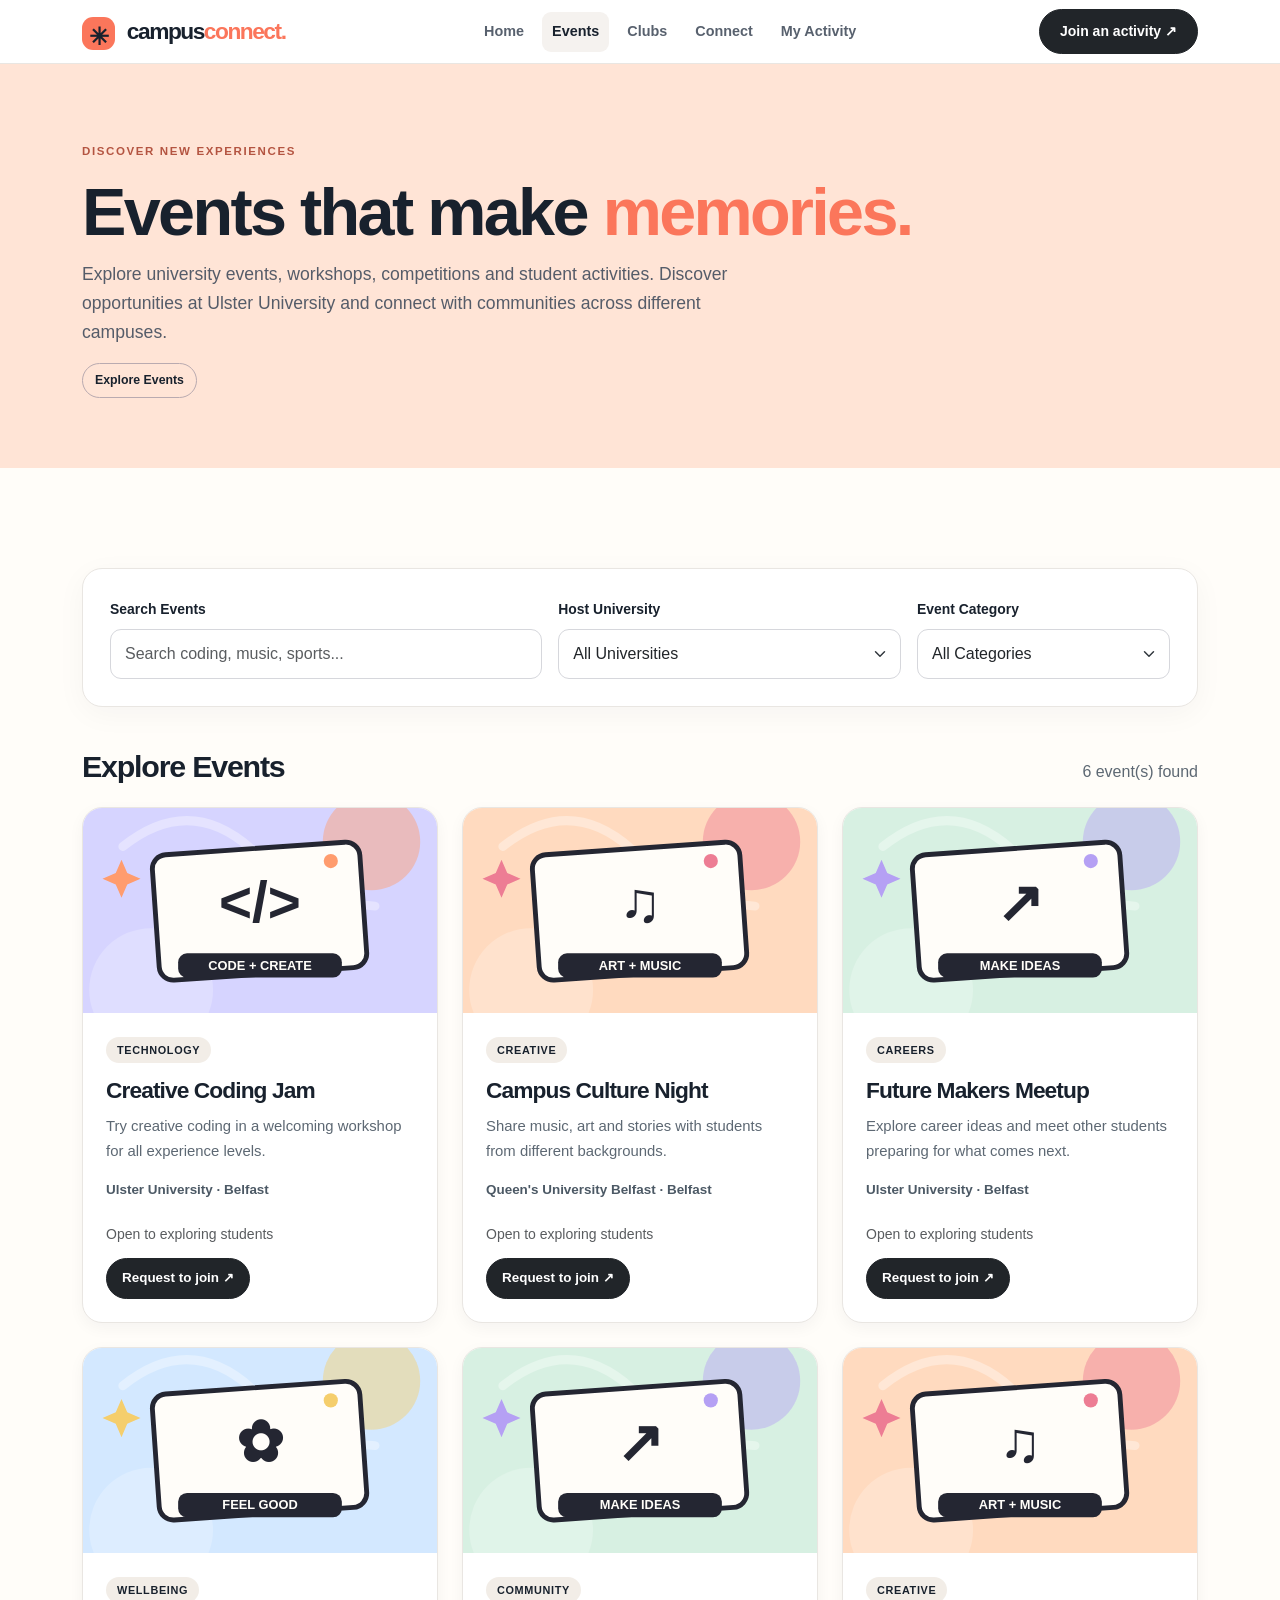
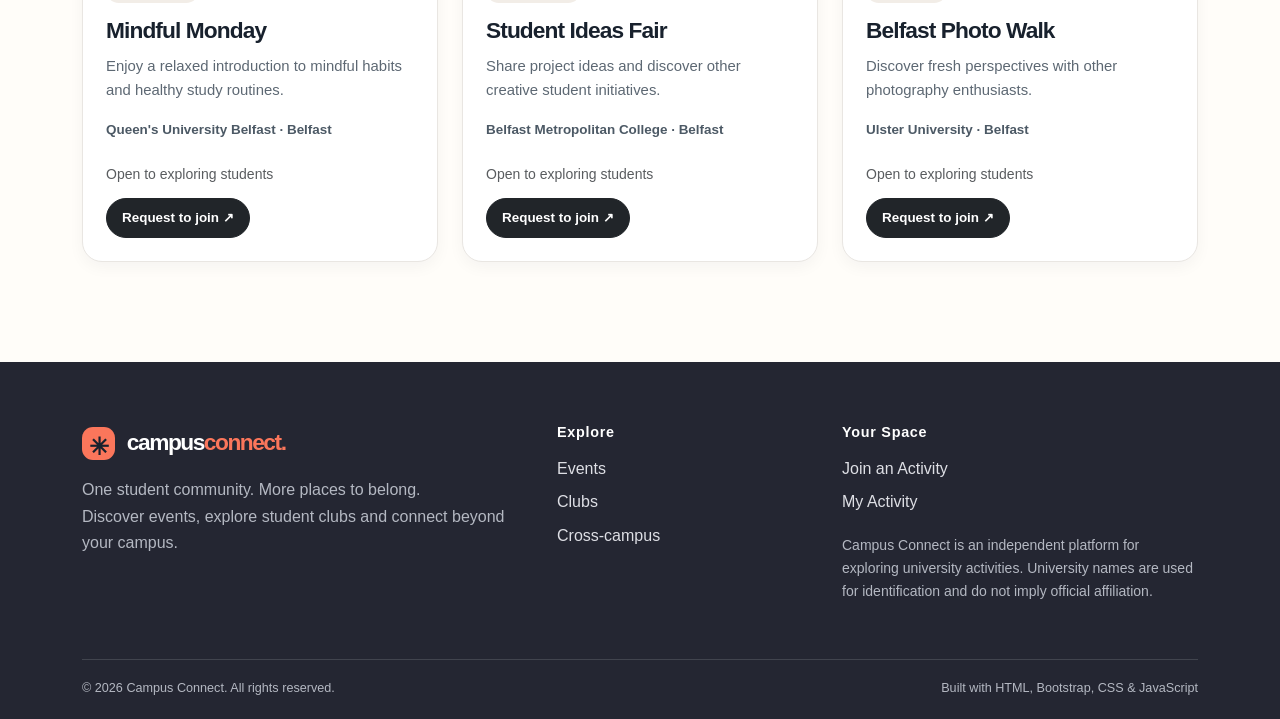
<file: events.html>
<!DOCTYPE html>
<html lang="en">

<head>
    <meta charset="UTF-8">
    <meta name="viewport" content="width=device-width, initial-scale=1.0">

    <meta name="description" content="Discover university events, workshops and student activities with Campus Connect.">

    <title>Explore Events | Campus Connect</title>

    <!-- Bootstrap CSS -->
    <link href="https://cdn.jsdelivr.net/npm/bootstrap@5.3.3/dist/css/bootstrap.min.css" rel="stylesheet">

    <!-- Favicon -->
    <link rel="icon" type="image/svg+xml" href="images/favicon.svg">

    <!-- Custom CSS -->
    <link rel="stylesheet" href="css/style.css">

    <!-- JavaScript -->
    <script src="js/script.js" defer></script>

</head>

<body data-page="events">

    <a class="skip-link" href="#main">Skip to main content</a>

    <!-- Navigation Bar -->
    <header class="site-header">

        <nav class="navbar navbar-expand-lg" aria-label="Main navigation">

            <div class="container nav-wrap">

                <a class="navbar-brand brand" href="index.html" aria-label="Campus Connect home">
                    <span class="brand-mark" aria-hidden="true">✳</span>
                    campus<span>connect</span><span class="brand-dot">.</span>
                </a>

                <div class="nav-links" aria-label="Site pages">

                    <a class="nav-link" href="index.html">Home</a>

                    <a class="nav-link active" href="events.html" aria-current="page">
                        Events
                    </a>

                    <a class="nav-link" href="clubs.html">Clubs</a>

                    <a class="nav-link" href="connect.html">Connect</a>

                    <a class="nav-link" href="dashboard.html">My Activity</a>

                </div>

                <a href="register.html" class="btn btn-dark btn-sm nav-join">
                    Join an activity
                    <span aria-hidden="true">↗</span>
                </a>

            </div>

        </nav>

    </header>

    <!-- Main Content -->
    <main id="main">

        <!-- Page Header -->
        <section class="page-hero page-hero-peach">

            <div class="container">

                <p class="kicker">DISCOVER NEW EXPERIENCES</p>

                <h1>
                    Events that make <em>memories.</em>
                </h1>

                <p>
                    Explore university events, workshops,
                    competitions and student activities.
                    Discover opportunities at Ulster University
                    and connect with communities across
                    different campuses.
                </p>

                <div class="small-label">
                    Explore Events
                </div>

            </div>

        </section>

        <!-- Events Section -->
        <section class="section-space">

            <div class="container">

                <!-- Search and Filters -->
                <div class="filter-panel">

                    <div class="row g-3 align-items-end">

                        <!-- Search Events -->
                        <div class="col-lg-5">

                            <label class="form-label" for="eventSearch">
                                Search Events
                            </label>

                            <input
                                id="eventSearch"
                                class="form-control"
                                type="search"
                                placeholder="Search coding, music, sports..."
                            >

                        </div>

                        <!-- University Filter -->
                        <div class="col-md-6 col-lg-4">

                            <label class="form-label" for="eventUniversity">
                                Host University
                            </label>

                            <select id="eventUniversity" class="form-select">

                                <option value="all">
                                    All Universities
                                </option>

                                <option value="Ulster University">
                                    Ulster University
                                </option>

                                <option value="Queen's University Belfast">
                                    Queen's University Belfast
                                </option>

                                <option value="Belfast Metropolitan College">
                                    Belfast Metropolitan College
                                </option>

                            </select>

                        </div>

                        <!-- Category Filter -->
                        <div class="col-md-6 col-lg-3">

                            <label class="form-label" for="eventCategory">
                                Event Category
                            </label>

                            <select id="eventCategory" class="form-select">

                                <option value="all">
                                    All Categories
                                </option>

                                <option value="Technology">
                                    Technology
                                </option>

                                <option value="Creative">
                                    Creative
                                </option>

                                <option value="Careers">
                                    Careers
                                </option>

                                <option value="Wellbeing">
                                    Wellbeing
                                </option>

                                <option value="Community">
                                    Community
                                </option>

                            </select>

                        </div>

                    </div>

                </div>

                <!-- Event Results -->
                <div class="results-line">

                    <h2>Explore Events</h2>

                    <p id="eventCount" aria-live="polite">
                        Loading activities…
                    </p>

                </div>

                <!-- Event Cards -->
                <div
                    id="eventGrid"
                    class="row g-4"
                    aria-live="polite"
                ></div>

                <!-- No Results -->
                <div id="eventEmpty" class="empty-state d-none">

                    <h3>No Events Found</h3>

                    <p>
                        We couldn't find any events matching your search.
                        Try another keyword or select a different category
                        or university.
                    </p>

                    <button
                        id="resetFilters"
                        class="btn btn-dark"
                        type="button"
                    >
                        Clear Filters
                    </button>

                </div>

            </div>

        </section>

    </main>

    <!-- Footer -->
    <footer class="site-footer">

        <div class="container">

            <div class="row g-4 align-items-start">

                <!-- Brand Information -->
                <div class="col-lg-5">

                    <a class="brand footer-brand" href="index.html">

                        <span class="brand-mark" aria-hidden="true">✳</span>
                        campus<span>connect</span><span class="brand-dot">.</span>

                    </a>

                    <p class="footer-copy mt-3">
                        One student community. More places to belong.
                        <br>
                        Discover events, explore student clubs
                        and connect beyond your campus.
                    </p>

                </div>

                <!-- Explore Links -->
                <div class="col-6 col-lg-3">

                    <h3 class="footer-heading">
                        Explore
                    </h3>

                    <a href="events.html">Events</a>

                    <a href="clubs.html">Clubs</a>

                    <a href="connect.html">Cross-campus</a>

                </div>

                <!-- Student Links -->
                <div class="col-6 col-lg-4">

                    <h3 class="footer-heading">
                        Your Space
                    </h3>

                    <a href="register.html">
                        Join an Activity
                    </a>

                    <a href="dashboard.html">
                        My Activity
                    </a>

                    <p class="small footer-note">
                        Campus Connect is an independent platform
                        for exploring university activities.
                        University names are used for identification
                        and do not imply official affiliation.
                    </p>

                </div>

            </div>

            <!-- Footer Bottom -->
            <div class="footer-bottom">

                <span>
                    &copy; 2026 Campus Connect. All rights reserved.
                </span>

                <span>
                    Built with HTML, Bootstrap, CSS & JavaScript
                </span>

            </div>

        </div>

    </footer>

</body>
</html>
</file>
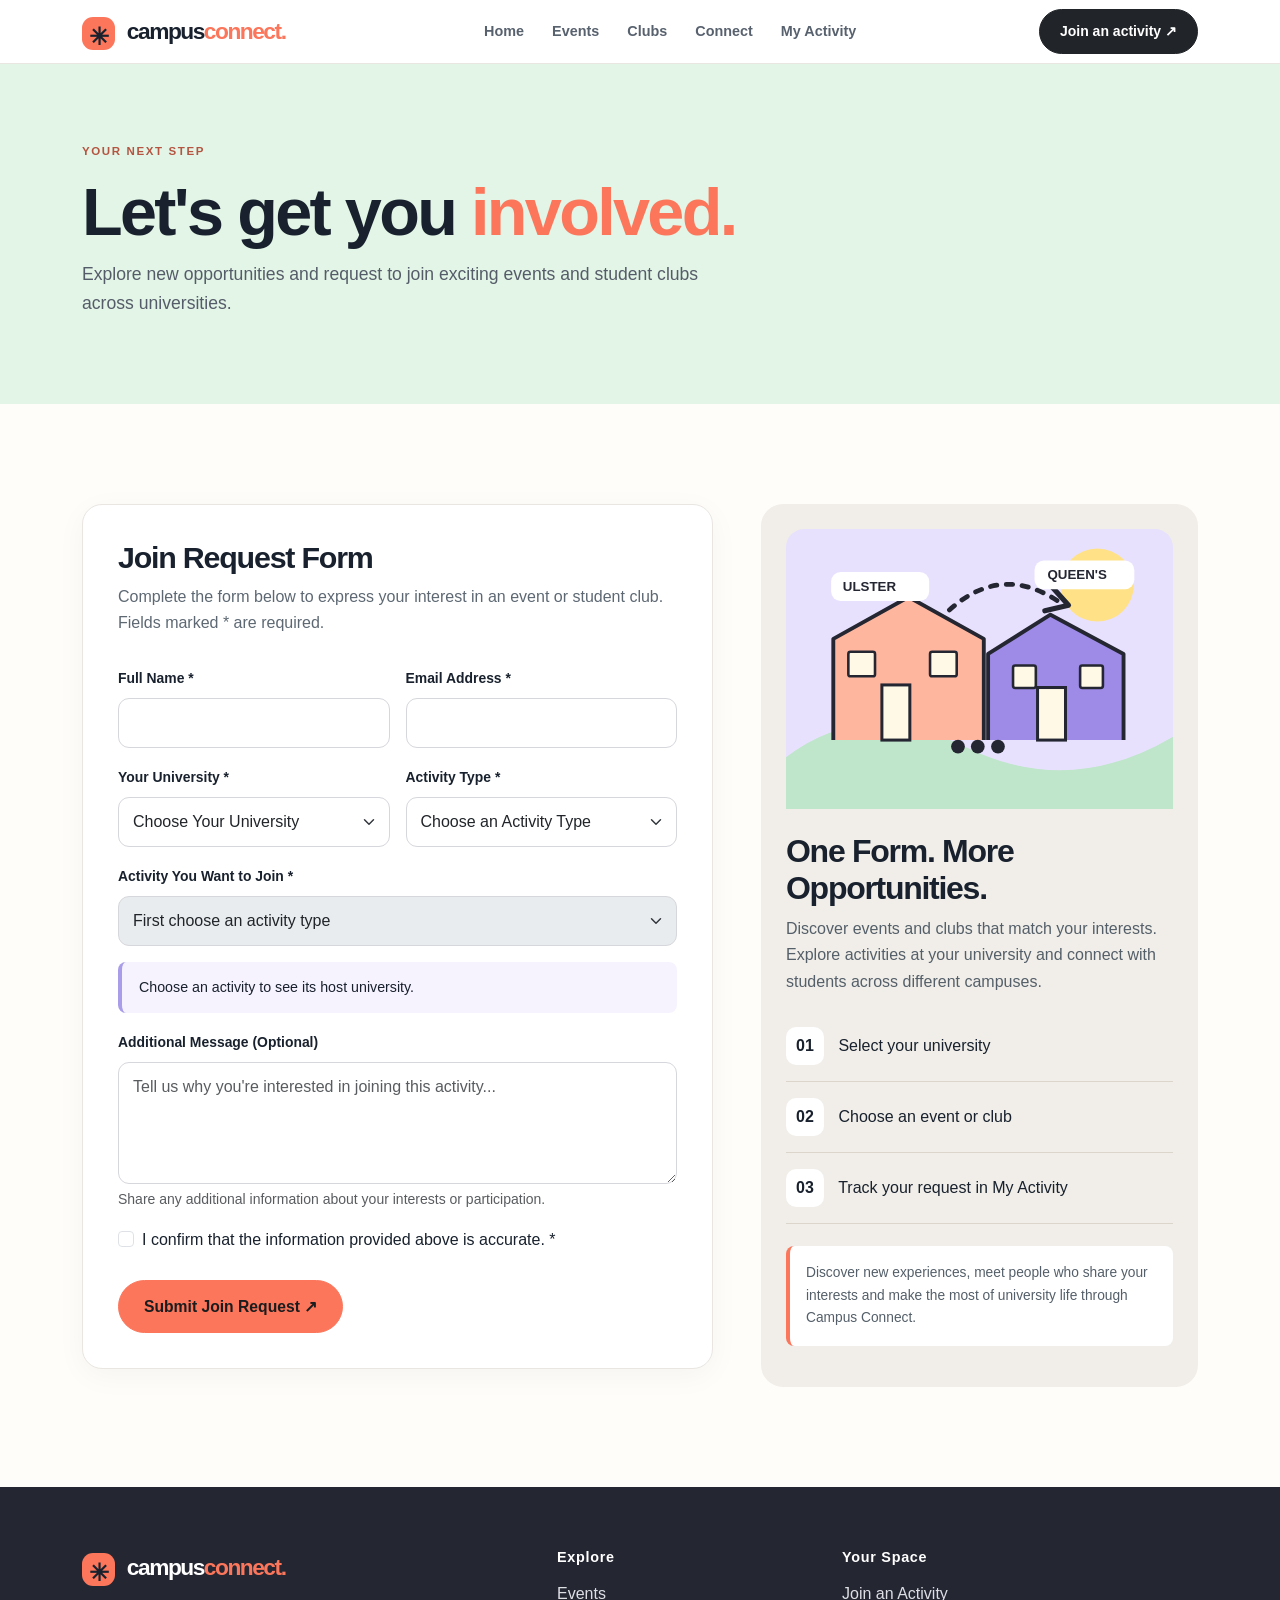
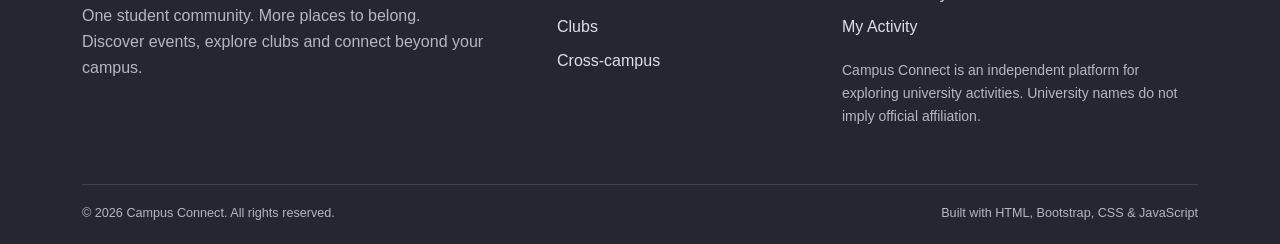
<file: register.html>
<!DOCTYPE html>
<html lang="en">

<head>
    <meta charset="UTF-8">
    <meta name="viewport" content="width=device-width, initial-scale=1.0">

    <meta name="description" content="Join university events, student clubs and activities through Campus Connect.">

    <title>Request to Join | Campus Connect</title>

    <!-- Bootstrap CSS -->
    <link href="https://cdn.jsdelivr.net/npm/bootstrap@5.3.3/dist/css/bootstrap.min.css" rel="stylesheet">

    <!-- Favicon -->
    <link rel="icon" type="image/svg+xml" href="images/favicon.svg">

    <!-- Custom CSS -->
    <link rel="stylesheet" href="css/style.css">

    <!-- JavaScript -->
    <script src="js/script.js" defer></script>

</head>

<body data-page="register">

    <a class="skip-link" href="#main">Skip to main content</a>

    <!-- Navigation Bar -->
    <header class="site-header">

        <nav class="navbar navbar-expand-lg" aria-label="Main navigation">

            <div class="container nav-wrap">

                <a class="navbar-brand brand" href="index.html" aria-label="Campus Connect home">
                    <span class="brand-mark" aria-hidden="true">✳</span>
                    campus<span>connect</span><span class="brand-dot">.</span>
                </a>

                <div class="nav-links" aria-label="Site pages">

                    <a class="nav-link" href="index.html">Home</a>

                    <a class="nav-link" href="events.html">Events</a>

                    <a class="nav-link" href="clubs.html">Clubs</a>

                    <a class="nav-link" href="connect.html">Connect</a>

                    <a class="nav-link" href="dashboard.html">My Activity</a>

                </div>

                <a href="register.html" class="btn btn-dark btn-sm nav-join">
                    Join an activity
                    <span aria-hidden="true">↗</span>
                </a>

            </div>

        </nav>

    </header>

    <!-- Main Content -->
    <main id="main">

        <!-- Page Header -->
        <section class="page-hero page-hero-mint">

            <div class="container">

                <p class="kicker">
                    YOUR NEXT STEP
                </p>

                <h1>
                    Let's get you <em>involved.</em>
                </h1>

                <p>
                    Explore new opportunities and request to join
                    exciting events and student clubs across universities.
                </p>

            </div>

        </section>

        <!-- Registration Section -->
        <section class="section-space">

            <div class="container">

                <div class="row g-5">

                    <!-- Registration Form -->
                    <div class="col-lg-7">

                        <div class="form-panel">

                            <div class="form-intro">

                                <h2>
                                    Join Request Form
                                </h2>

                                <p>
                                    Complete the form below to express
                                    your interest in an event or student club.
                                    Fields marked * are required.
                                </p>

                            </div>

                            <form id="joinForm" novalidate>

                                <div class="row g-3">

                                    <!-- Full Name -->
                                    <div class="col-md-6">

                                        <label class="form-label" for="studentName">
                                            Full Name *
                                        </label>

                                        <input
                                            class="form-control"
                                            id="studentName"
                                            name="studentName"
                                            type="text"
                                            maxlength="80"
                                            autocomplete="name"
                                            required
                                        >

                                        <div class="invalid-feedback">
                                            Enter your full name (at least 2 characters).
                                        </div>

                                    </div>

                                    <!-- Email -->
                                    <div class="col-md-6">

                                        <label class="form-label" for="studentEmail">
                                            Email Address *
                                        </label>

                                        <input
                                            class="form-control"
                                            id="studentEmail"
                                            name="studentEmail"
                                            type="email"
                                            maxlength="120"
                                            autocomplete="email"
                                            required
                                        >

                                        <div class="invalid-feedback">
                                            Enter a valid email address.
                                        </div>

                                    </div>

                                    <!-- University -->
                                    <div class="col-md-6">

                                        <label class="form-label" for="homeUniversity">
                                            Your University *
                                        </label>

                                        <select
                                            class="form-select"
                                            id="homeUniversity"
                                            name="homeUniversity"
                                            required
                                        >

                                            <option value="">
                                                Choose Your University
                                            </option>

                                            <option>
                                                Ulster University
                                            </option>

                                            <option>
                                                Queen's University Belfast
                                            </option>

                                            <option>
                                                Belfast Metropolitan College
                                            </option>

                                            <option>
                                                Other university
                                            </option>

                                        </select>

                                        <div class="invalid-feedback">
                                            Choose your university.
                                        </div>

                                    </div>

                                    <!-- Activity Type -->
                                    <div class="col-md-6">

                                        <label class="form-label" for="activityType">
                                            Activity Type *
                                        </label>

                                        <select
                                            class="form-select"
                                            id="activityType"
                                            name="activityType"
                                            required
                                        >

                                            <option value="">
                                                Choose an Activity Type
                                            </option>

                                            <option value="event">
                                                Event
                                            </option>

                                            <option value="club">
                                                Club
                                            </option>

                                        </select>

                                        <div class="invalid-feedback">
                                            Choose an activity type.
                                        </div>

                                    </div>

                                    <!-- Activity Selection -->
                                    <div class="col-12">

                                        <label class="form-label" for="activityId">
                                            Activity You Want to Join *
                                        </label>

                                        <select
                                            class="form-select"
                                            id="activityId"
                                            name="activityId"
                                            required
                                            disabled
                                        >

                                            <option value="">
                                                First choose an activity type
                                            </option>

                                        </select>

                                        <div class="invalid-feedback">
                                            Choose an activity.
                                        </div>

                                    </div>

                                    <!-- Host University -->
                                    <div class="col-12">

                                        <div
                                            class="host-callout"
                                            id="hostNote"
                                            aria-live="polite"
                                        >
                                            Choose an activity to see its host university.
                                        </div>

                                    </div>

                                    <!-- Additional Message -->
                                    <div class="col-12">

                                        <label class="form-label" for="joinMessage">
                                            Additional Message (Optional)
                                        </label>

                                        <textarea
                                            class="form-control"
                                            id="joinMessage"
                                            name="joinMessage"
                                            maxlength="300"
                                            rows="4"
                                            placeholder="Tell us why you're interested in joining this activity..."
                                        ></textarea>

                                        <div class="form-text">
                                            Share any additional information
                                            about your interests or participation.
                                        </div>

                                    </div>

                                    <!-- Confirmation Checkbox -->
                                    <div class="col-12">

                                        <div class="form-check">

                                            <input
                                                class="form-check-input"
                                                type="checkbox"
                                                id="demoConsent"
                                                required
                                            >

                                            <label class="form-check-label" for="demoConsent">
                                                I confirm that the information
                                                provided above is accurate. *
                                            </label>

                                            <div class="invalid-feedback">
                                                Please confirm before continuing.
                                            </div>

                                        </div>

                                    </div>

                                </div>

                                <!-- Success / Error Message -->
                                <div
                                    id="joinAlert"
                                    class="alert mt-4 d-none"
                                    role="status"
                                    aria-live="polite"
                                ></div>

                                <!-- Submit Button -->
                                <button
                                    type="submit"
                                    class="btn btn-accent btn-lg mt-4"
                                >
                                    Submit Join Request ↗
                                </button>

                            </form>

                        </div>

                    </div>

                    <!-- Information Panel -->
                    <div class="col-lg-5">

                        <aside class="side-info">

                            <img
                                src="images/cross-campus.svg"
                                class="img-fluid mb-4"
                                alt="Connected university buildings illustration"
                            >

                            <h2>
                                One Form. More Opportunities.
                            </h2>

                            <p>
                                Discover events and clubs that match
                                your interests. Explore activities
                                at your university and connect with
                                students across different campuses.
                            </p>

                            <div class="side-step">
                                <strong>01</strong>
                                Select your university
                            </div>

                            <div class="side-step">
                                <strong>02</strong>
                                Choose an event or club
                            </div>

                            <div class="side-step">
                                <strong>03</strong>
                                Track your request in My Activity
                            </div>

                            <p class="note-box">
                                Discover new experiences, meet people
                                who share your interests and make
                                the most of university life through
                                Campus Connect.
                            </p>

                        </aside>

                    </div>

                </div>

            </div>

        </section>

    </main>

    <!-- Footer -->
    <footer class="site-footer">

        <div class="container">

            <div class="row g-4 align-items-start">

                <!-- Brand Information -->
                <div class="col-lg-5">

                    <a class="brand footer-brand" href="index.html">

                        <span class="brand-mark" aria-hidden="true">✳</span>
                        campus<span>connect</span><span class="brand-dot">.</span>

                    </a>

                    <p class="footer-copy mt-3">
                        One student community. More places to belong.
                        <br>
                        Discover events, explore clubs and connect
                        beyond your campus.
                    </p>

                </div>

                <!-- Explore Links -->
                <div class="col-6 col-lg-3">

                    <h3 class="footer-heading">
                        Explore
                    </h3>

                    <a href="events.html">Events</a>

                    <a href="clubs.html">Clubs</a>

                    <a href="connect.html">Cross-campus</a>

                </div>

                <!-- Your Space -->
                <div class="col-6 col-lg-4">

                    <h3 class="footer-heading">
                        Your Space
                    </h3>

                    <a href="register.html">
                        Join an Activity
                    </a>

                    <a href="dashboard.html">
                        My Activity
                    </a>

                    <p class="small footer-note">
                        Campus Connect is an independent platform
                        for exploring university activities.
                        University names do not imply official affiliation.
                    </p>

                </div>

            </div>

            <!-- Footer Bottom -->
            <div class="footer-bottom">

                <span>
                    &copy; 2026 Campus Connect. All rights reserved.
                </span>

                <span>
                    Built with HTML, Bootstrap, CSS & JavaScript
                </span>

            </div>

        </div>

    </footer>

</body>
</html>
</file>
<file: css/style.css>
/* =========================================
   CAMPUS CONNECT - MAIN STYLESHEET
========================================= */

/* General Colours */

:root {
    --ink: #18212d;
    --muted: #5d6873;
    --paper: #fffdf9;
    --peach: #ffdfca;
    --coral: #fb765b;
    --lavender: #e6ddff;
    --mint: #dcf4dd;
    --line: #e9e6e2;
}

/* General Styling */

* {
    box-sizing: border-box;
}

html {
    scroll-behavior: smooth;
}

body {
    background-color: var(--paper);
    color: var(--ink);
    font-family: Arial, Helvetica, sans-serif;
    line-height: 1.65;
}

a {
    color: inherit;
}

a:focus-visible,
button:focus-visible,
input:focus-visible,
select:focus-visible,
textarea:focus-visible {
    outline: 3px solid #2f66d3;
    outline-offset: 3px;
}

h1, h2, h3, h4, h5 {
    color: var(--ink);
    font-weight: 800;
    line-height: 1.17;
    letter-spacing: -0.04em;
}

h1 {
    font-size: clamp(2.9rem, 5.2vw, 5.5rem);
}

h2 {
    font-size: clamp(2.1rem, 3.4vw, 3.5rem);
}

h3 {
    font-size: 1.45rem;
}

em {
    color: var(--coral);
    font-style: normal;
}

/* Accessibility */

.skip-link {
    position: absolute;
    left: 15px;
    top: -60px;
    z-index: 99;
    background: white;
    padding: 10px 14px;
}

.skip-link:focus {
    top: 8px;
}

/* =========================================
   NAVIGATION BAR
========================================= */

.site-header {
    background: #ffffff;
    border-bottom: 1px solid var(--line);
}

.nav-wrap {
    display: flex;
    gap: 20px;
    flex-wrap: wrap;
}

.brand {
    font-size: 1.42rem;
    color: var(--ink);
    font-weight: 900;
    letter-spacing: -0.065em;
    text-decoration: none;
    white-space: nowrap;
}

.brand span:not(.brand-mark):not(.brand-dot) {
    color: var(--coral);
}

.brand-mark {
    display: inline-grid;
    place-items: center;
    width: 33px;
    height: 33px;
    margin-right: 7px;
    background: var(--coral);
    color: var(--ink);
    border-radius: 11px;
    font-size: 24px;
    vertical-align: middle;
}

.brand-dot {
    color: var(--coral);
}

.nav-links {
    display: flex;
    gap: 8px;
    flex-wrap: wrap;
    justify-content: center;
    align-items: center;
}

.nav-links .nav-link {
    padding: 8px 10px;
    font-size: 0.9rem;
    font-weight: 700;
    color: #58616e;
    border-radius: 9px;
    text-decoration: none;
}

.nav-links .nav-link.active,
.nav-links .nav-link:hover {
    color: var(--ink);
    background: #f5f2ef;
}

.nav-join {
    border-radius: 100px;
    padding: 10px 16px;
    font-weight: 700;
}

/* =========================================
   BUTTONS
========================================= */

.btn {
    border-radius: 100px;
    padding: 11px 20px;
    font-weight: 700;
}

.btn-lg {
    padding: 14px 25px;
    font-size: 0.98rem;
}

.btn-accent {
    background: var(--coral);
    border-color: var(--coral);
    color: #1b1c1e;
}

.btn-accent:hover,
.btn-accent:focus {
    background: #e7634b;
    border-color: #e7634b;
    color: #111111;
}

.btn-outline-dark {
    border-color: var(--ink);
}

/* =========================================
   COMMON SECTIONS
========================================= */

.kicker,
.eyebrow {
    font-weight: 900;
    letter-spacing: 0.14em;
    font-size: 0.72rem;
    text-transform: uppercase;
}

.kicker {
    color: #b45441;
    margin-bottom: 13px;
}

.section-space {
    padding: 100px 0;
}

.section-soft {
    background: #f7f5f1;
}

.section-top {
    display: flex;
    align-items: end;
    justify-content: space-between;
    gap: 25px;
    margin-bottom: 40px;
}

.section-top > p {
    max-width: 390px;
    color: var(--muted);
    margin: 0;
}

.section-top h2 {
    margin-bottom: 0;
}

.text-arrow {
    text-decoration: none;
    font-weight: 800;
    border-bottom: 2px solid var(--coral);
    padding-bottom: 4px;
}

.text-arrow:hover {
    color: #be4830;
}

/* =========================================
   HOMEPAGE HERO SECTION
========================================= */

.hero-home {
    background: linear-gradient(
        120deg,
        #fff2e8 0%,
        #f7f2ed 45%,
        #f0eefe 100%
    );

    padding: 85px 0 80px;
    overflow: hidden;
}

.hero-home h1 {
    margin: 23px 0 20px;
}

.eyebrow {
    display: flex;
    align-items: center;
    gap: 9px;
    color: #a34f3d;
}

.eyebrow-line {
    width: 26px;
    height: 2px;
    background: var(--coral);
    display: inline-block;
}

.hero-description {
    max-width: 510px;
    font-size: 1.12rem;
    color: #525963;
}

.hero-actions {
    margin-top: 30px;
    display: flex;
    flex-wrap: wrap;
    gap: 13px;
}

.trust-line {
    display: flex;
    align-items: center;
    gap: 13px;
    margin-top: 36px;
    color: #5c6470;
    font-size: 0.86rem;
}

/* Student Avatars */

.avatar-stack {
    display: flex;
    padding-left: 8px;
}

.avatar-stack b {
    display: grid;
    place-items: center;
    margin-left: -8px;
    width: 34px;
    height: 34px;
    border: 3px solid white;
    border-radius: 100%;
    background: var(--mint);
    color: #212a2a;
}

.avatar-stack b:nth-child(2) {
    background: var(--peach);
}

.avatar-stack b:nth-child(3) {
    background: var(--lavender);
}

/* Hero Image */

.hero-art {
    position: relative;
    max-width: 620px;
    margin: auto;
}

.hero-illustration {
    width: 100%;
    filter: drop-shadow(
        0 22px 30px rgba(34, 33, 49, 0.10)
    );
}

.float-card {
    position: absolute;
    border-radius: 15px;
    background: white;
    box-shadow: 0 10px 25px rgba(30, 30, 40, 0.11);
    font-size: 0.82rem;
    font-weight: 800;
    padding: 14px 18px;
}

.float-card-top {
    right: -8px;
    top: 11%;
    transform: rotate(5deg);
}

.float-card-top span {
    color: #e8664f;
}

.float-card-bottom {
    left: -5px;
    bottom: 10%;
    transform: rotate(-5deg);
}

.float-circle {
    color: #dd624d;
    font-size: 1.1rem;
}

/* =========================================
   FEATURES BANNER
========================================= */

.ticker {
    background: #242632;
    color: white;
}

.ticker-items {
    padding: 19px 0;
    display: flex;
    flex-wrap: wrap;
    gap: 20px;
    justify-content: space-between;
    font-size: 0.82rem;
    font-weight: 800;
    letter-spacing: 0.02em;
}

/* =========================================
   HOW IT WORKS SECTION
========================================= */

.step-card {
    border: 1px solid rgba(24, 33, 45, 0.07);
    border-radius: 23px;
    padding: 35px 30px 30px;
}

.step-peach {
    background: #ffe6d7;
}

.step-lilac {
    background: #e7e1fc;
}

.step-mint {
    background: #e0f5e5;
}

.step-number {
    font-size: 0.75rem;
    font-weight: 800;
    letter-spacing: 0.1em;
}

.step-emoji {
    display: grid;
    place-items: center;
    width: 85px;
    height: 85px;
    margin: 35px 0 24px;
    background: rgba(255, 255, 255, 0.6);
    border-radius: 50%;
    font-size: 3.2rem;
}

.step-card h3 {
    font-size: 1.55rem;
    max-width: 280px;
}

.step-card p {
    color: #4b5661;
    margin: 18px 0 26px;
}

/* =========================================
   FEATURED EVENT CARDS
========================================= */

.preview-card {
    background: white;
    border: 1px solid var(--line);
    border-radius: 20px;
    overflow: hidden;
    box-shadow: 0 6px 22px rgba(33, 29, 24, 0.05);
}

.preview-card img {
    display: block;
    width: 100%;
    height: 220px;
    object-fit: cover;
}

.preview-body {
    padding: 25px;
}

.preview-body h3 {
    margin: 14px 0 8px;
}

.preview-body p {
    color: var(--muted);
}

.preview-body .text-arrow {
    display: inline-block;
    margin-top: 9px;
}

.tag {
    background: #f2ede7;
    border-radius: 100px;
    padding: 7px 11px;
    font-size: 0.68rem;
    letter-spacing: 0.06em;
    font-weight: 900;
}

.sample-note {
    font-size: 0.86rem;
    color: var(--muted);
}

/* =========================================
   CROSS CAMPUS SECTION
========================================= */

.rounded-art {
    border-radius: 24px;
    width: 100%;
}

.lead-copy {
    color: #56616b;
    font-size: 1.08rem;
    margin: 18px 0 24px;
}

.info-pill {
    display: inline-block;
    border: 1px solid #e5dcd7;
    padding: 12px 16px;
    border-radius: 15px;
    font-weight: 750;
    background: #fff9f5;
}

/* =========================================
   CALL TO ACTION SECTION
========================================= */

.cta-panel {
    background: #242632;
    color: white;
    padding: 55px 65px;
    border-radius: 26px;
    display: flex;
    gap: 25px;
    align-items: center;
    justify-content: space-between;
}

.cta-panel h2 {
    color: white;
}

.cta-panel p:not(.kicker) {
    color: #e0dce1;
}

.cta-panel .btn {
    white-space: nowrap;
}

.cta-panel em {
    color: #ffaf98;
}

/* =========================================
   INNER PAGE HERO SECTIONS
========================================= */

.page-hero {
    padding: 78px 0 70px;
}

.page-hero h1 {
    max-width: 950px;
}

.page-hero p:not(.kicker) {
    font-size: 1.1rem;
    max-width: 660px;
    color: #555c69;
}

.page-hero-peach {
    background: #ffe4d6;
}

.page-hero-lilac {
    background: #ebe5ff;
}

.page-hero-mint {
    background: #e2f5e6;
}

.small-label {
    display: inline-block;
    border: 1px solid #b9aab0;
    padding: 6px 12px;
    border-radius: 100px;
    font-size: 0.77rem;
    font-weight: 700;
}

/* =========================================
   SEARCH AND FILTER SECTION
========================================= */

.filter-panel,
.form-panel {
    border: 1px solid var(--line);
    background: white;
    border-radius: 20px;
    box-shadow: 0 7px 30px rgba(25, 30, 39, 0.04);
}

.filter-panel {
    padding: 27px;
}

.form-panel {
    padding: 35px;
}

.form-label {
    font-size: 0.87rem;
    font-weight: 800;
}

.form-control,
.form-select {
    padding: 12px 14px;
    border-radius: 11px;
    border-color: #d6d7dc;
}

.form-control:focus,
.form-select:focus {
    border-color: #e77c65;
    box-shadow: 0 0 0 0.2rem rgba(251, 118, 91, 0.15);
}

/* Form Introduction */

.form-intro h2 {
    font-size: 1.9rem;
}

.form-intro p {
    color: var(--muted);
    margin-bottom: 28px;
}

/* =========================================
   EVENT AND CLUB RESULTS
========================================= */

.results-line {
    display: flex;
    align-items: baseline;
    justify-content: space-between;
    gap: 10px;
    margin: 42px 0 22px;
}

.results-line h2 {
    font-size: 1.9rem;
    margin: 0;
}

.results-line h3 {
    margin: 0;
}

.results-line p {
    color: var(--muted);
    margin: 0;
}

/* Event and Club Cards */

.listing-card {
    border: 1px solid var(--line);
    background: white;
    height: 100%;
    border-radius: 20px;
    overflow: hidden;
    box-shadow: 0 5px 16px rgba(24, 33, 45, 0.045);
    transition: transform 0.2s, box-shadow 0.2s;
}

.listing-card:hover {
    transform: translateY(-4px);
    box-shadow: 0 12px 25px rgba(24, 33, 45, 0.09);
}

.listing-image {
    width: 100%;
    height: 205px;
    object-fit: cover;
}

.listing-content {
    padding: 23px;
}

.listing-content h3 {
    font-size: 1.42rem;
    margin: 15px 0 10px;
}

.listing-content p {
    color: var(--muted);
    font-size: 0.93rem;
}

.listing-meta {
    font-weight: 700;
    font-size: 0.84rem;
    color: #4c5965;
}

.listing-bottom {
    display: flex;
    flex-wrap: wrap;
    justify-content: space-between;
    align-items: center;
    gap: 12px;
    margin-top: 22px;
}

.listing-bottom .btn {
    font-size: 0.84rem;
    padding: 9px 15px;
}

/* Empty Search Results */

.empty-state {
    text-align: center;
    padding: 70px 20px;
    border-radius: 20px;
    background: #f5f1ed;
}

/* =========================================
   REGISTRATION FORM
========================================= */

.host-callout {
    background: #f6f3ff;
    border-left: 4px solid #a99de9;
    padding: 14px 17px;
    border-radius: 8px;
    font-size: 0.89rem;
}

/* Information Panel */

.side-info {
    padding: 25px;
    border-radius: 22px;
    background: #f1eee9;
}

.side-info h2 {
    font-size: 2rem;
}

.side-info p {
    color: #545f69;
}

/* Steps */

.side-step {
    padding: 16px 0;
    border-bottom: 1px solid #dcd5cb;
}

.side-step strong {
    display: inline-grid;
    width: 38px;
    height: 38px;
    place-items: center;
    border-radius: 10px;
    margin-right: 10px;
    background: white;
}

/* Information Note */

.note-box {
    padding: 16px;
    background: white;
    border-left: 4px solid var(--coral);
    border-radius: 8px;
    margin-top: 22px;
    font-size: 0.86rem;
}

/* =========================================
   DASHBOARD
========================================= */

.dashboard-head {
    display: flex;
    justify-content: space-between;
    align-items: center;
    gap: 20px;
}

.dashboard-stat-row {
    display: grid;
    grid-template-columns: repeat(3, 1fr);
    gap: 18px;
    margin: 35px 0 48px;
}

.mini-stat {
    background: white;
    border: 1px solid var(--line);
    border-radius: 18px;
    padding: 24px;
}

.mini-stat strong {
    display: block;
    font-size: 2.4rem;
    line-height: 1.2;
}

.mini-stat span {
    color: var(--muted);
    font-size: 0.87rem;
}

/* Saved Activities */

.saved-card {
    border: 1px solid var(--line);
    border-radius: 16px;
    background: white;
    padding: 20px;
    margin-bottom: 14px;
    overflow-wrap: anywhere;
}

.saved-card h4 {
    font-size: 1.16rem;
}

.saved-card p {
    margin: 5px 0;
    color: var(--muted);
    font-size: 0.88rem;
}

.saved-card .btn {
    margin-top: 10px;
    padding: 7px 12px;
    font-size: 0.8rem;
}

/* Empty Dashboard */

.saved-empty {
    border-radius: 16px;
    background: #f7f3ed;
    padding: 28px;
    color: #58616b;
}

.saved-empty p {
    margin: 0 0 15px;
}

/* =========================================
   FOOTER
========================================= */

.site-footer {
    background: #242632;
    color: white;
    padding: 62px 0 20px;
}

.footer-brand {
    color: white;
}

.footer-heading {
    color: white;
    font-size: 0.9rem;
    letter-spacing: 0.05em;
    margin-bottom: 15px;
}

.site-footer a:not(.brand) {
    display: block;
    color: #dedfe5;
    text-decoration: none;
    margin: 7px 0;
}

.site-footer a:hover {
    color: white;
    text-decoration: underline;
}

.footer-copy,
.footer-note {
    color: #b4b8c2;
}

.footer-note {
    margin-top: 18px;
}

.footer-bottom {
    margin-top: 40px;
    border-top: 1px solid #41444e;
    padding-top: 18px;
    color: #b4b8c2;
    font-size: 0.79rem;
    display: flex;
    justify-content: space-between;
    flex-wrap: wrap;
    gap: 10px;
}

/* =========================================
   RESPONSIVE DESIGN - TABLET
========================================= */

@media (max-width: 991px) {

    .nav-wrap {
        justify-content: center;
    }

    .nav-links {
        order: 3;
        flex-basis: 100%;
    }

    .nav-join {
        margin-left: auto;
    }

    .section-space {
        padding: 70px 0;
    }

    .hero-home {
        padding: 65px 0;
    }

    .hero-art {
        max-width: 560px;
    }

    .float-card-top {
        right: 6px;
    }

}

/* =========================================
   RESPONSIVE DESIGN - MOBILE
========================================= */

@media (max-width: 600px) {

    .nav-wrap {
        gap: 10px;
    }

    .nav-join {
        font-size: 0.72rem;
        padding: 9px;
    }

    .brand {
        font-size: 1.15rem;
    }

    .nav-links {
        gap: 0;
    }

    .nav-links .nav-link {
        font-size: 0.76rem;
        padding: 6px 7px;
    }

    .hero-actions .btn {
        width: 100%;
    }

    .float-card {
        display: none;
    }

    .ticker-items {
        gap: 8px;
        justify-content: center;
    }

    .ticker-items span {
        font-size: 0.7rem;
    }

    .section-top {
        display: block;
    }

    .section-top > p,
    .section-top > a {
        margin-top: 20px;
    }

    .cta-panel {
        padding: 36px 25px;
        display: block;
    }

    .cta-panel .btn {
        margin-top: 10px;
    }

    .page-hero {
        padding: 52px 0;
    }

    .filter-panel,
    .form-panel {
        padding: 22px 18px;
    }

    .dashboard-stat-row {
        gap: 8px;
    }

    .mini-stat {
        padding: 14px;
    }

    .mini-stat strong {
        font-size: 1.75rem;
    }

    .mini-stat span {
        font-size: 0.7rem;
    }

    .dashboard-head {
        display: block;
    }

    .dashboard-head .btn {
        margin-top: 18px;
    }

}

/* Accessibility - Reduced Motion */

@media (prefers-reduced-motion: reduce) {

    html {
        scroll-behavior: auto;
    }

    .listing-card {
        transition: none;
    }

    .listing-card:hover {
        transform: none;
    }

}
</file>
